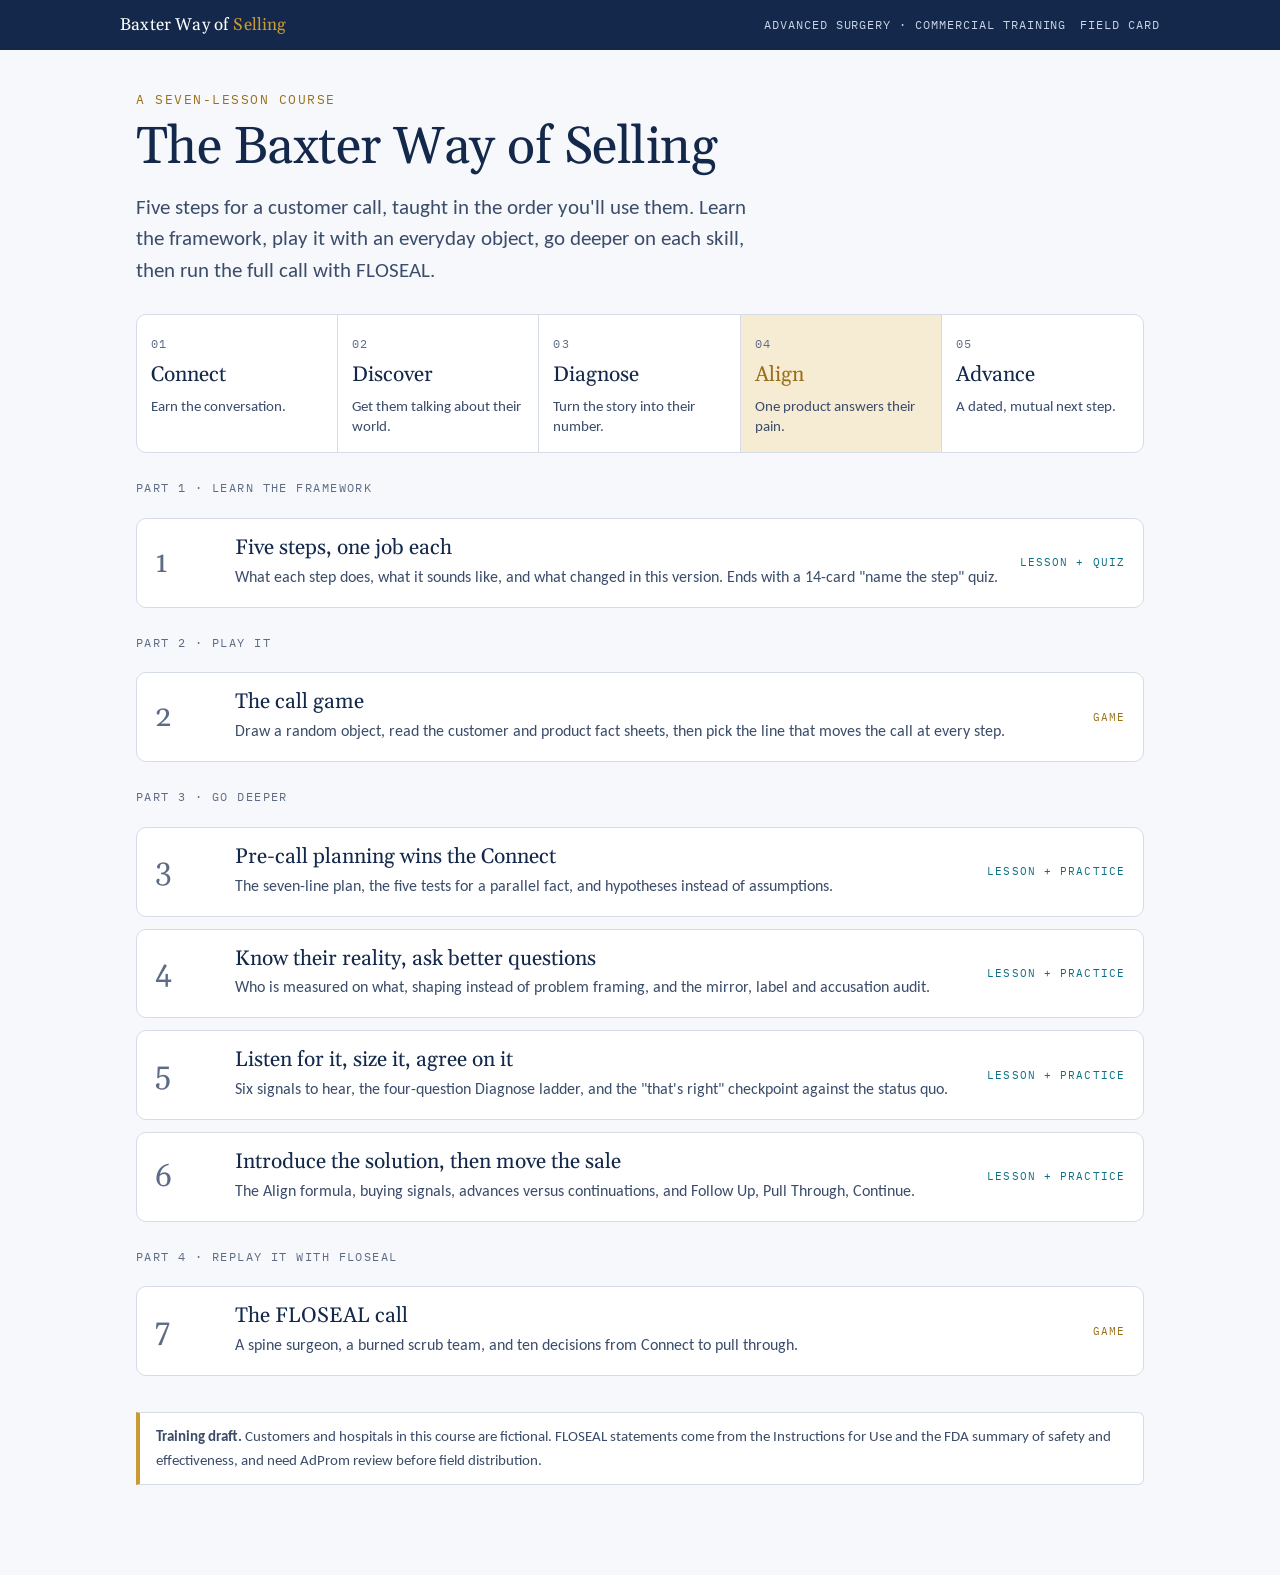
<file: index.html>
<!doctype html>
<html lang="en">
<head>
<meta charset="utf-8">
<meta name="viewport" content="width=device-width, initial-scale=1, viewport-fit=cover">
<title>Baxter Way of Selling</title>
<meta name="claude:viewport-fit-sides" content="cover">
<link rel="preconnect" href="https://fonts.googleapis.com"><link rel="preconnect" href="https://fonts.gstatic.com" crossorigin>
<link rel="stylesheet" href="https://fonts.googleapis.com/css2?family=Carlito:ital,wght@0,400;0,700;1,400&family=Gelasio:wght@400;500&family=IBM+Plex+Mono:wght@500&display=swap">
<link rel="stylesheet" href="course.css">
<style>:root{padding-top:env(safe-area-inset-top,0px);padding-bottom:env(safe-area-inset-bottom,0px)}</style>
</head>
<body>
<div class="topbar"><div class="topbar-in">
  <a class="brand" href="index.html">Baxter Way of <b>Selling</b></a>
  <nav class="crumbs" aria-label="Course"><span>Advanced Surgery · Commercial Training</span><a href="field-card.html">Field card</a></nav>
</div></div>

<main class="wrap">
  <header class="col">
    <p class="eyebrow">A seven-lesson course</p>
    <h1>The Baxter Way of Selling</h1>
    <p class="lede">Five steps for a customer call, taught in the order you'll use them. Learn the framework, play it with an everyday object, go deeper on each skill, then run the full call with FLOSEAL.</p>
  </header>

  <div class="rail" aria-label="The five steps">
    <div><span class="n">01</span><div class="t">Connect</div><div class="j">Earn the conversation.</div></div>
    <div><span class="n">02</span><div class="t">Discover</div><div class="j">Get them talking about their world.</div></div>
    <div><span class="n">03</span><div class="t">Diagnose</div><div class="j">Turn the story into their number.</div></div>
    <div class="is-align"><span class="n">04</span><div class="t">Align</div><div class="j">One product answers their pain.</div></div>
    <div><span class="n">05</span><div class="t">Advance</div><div class="j">A dated, mutual next step.</div></div>
  </div>

  <p class="part">Part 1 · Learn the framework</p>
  <div class="map">
    <a class="card" href="0001-the-five-steps.html" data-l="0001"><span class="num">1</span><span><span class="ttl">Five steps, one job each</span><br><span class="dsc">What each step does, what it sounds like, and what changed in this version. Ends with a 14-card "name the step" quiz.</span></span><span class="kind">Lesson + quiz</span></a>
  </div>

  <p class="part">Part 2 · Play it</p>
  <div class="map">
    <a class="card" href="0002-the-call-game.html" data-l="0002"><span class="num">2</span><span><span class="ttl">The call game</span><br><span class="dsc">Draw a random object, read the customer and product fact sheets, then pick the line that moves the call at every step.</span></span><span class="kind play">Game</span></a>
  </div>

  <p class="part">Part 3 · Go deeper</p>
  <div class="map">
    <a class="card" href="0003-pre-call-planning.html" data-l="0003"><span class="num">3</span><span><span class="ttl">Pre-call planning wins the Connect</span><br><span class="dsc">The seven-line plan, the five tests for a parallel fact, and hypotheses instead of assumptions.</span></span><span class="kind">Lesson + practice</span></a>
    <a class="card" href="0004-their-reality.html" data-l="0004"><span class="num">4</span><span><span class="ttl">Know their reality, ask better questions</span><br><span class="dsc">Who is measured on what, shaping instead of problem framing, and the mirror, label and accusation audit.</span></span><span class="kind">Lesson + practice</span></a>
    <a class="card" href="0005-listen-diagnose-agree.html" data-l="0005"><span class="num">5</span><span><span class="ttl">Listen for it, size it, agree on it</span><br><span class="dsc">Six signals to hear, the four-question Diagnose ladder, and the "that's right" checkpoint against the status quo.</span></span><span class="kind">Lesson + practice</span></a>
    <a class="card" href="0006-align-and-advance.html" data-l="0006"><span class="num">6</span><span><span class="ttl">Introduce the solution, then move the sale</span><br><span class="dsc">The Align formula, buying signals, advances versus continuations, and Follow Up, Pull Through, Continue.</span></span><span class="kind">Lesson + practice</span></a>
  </div>

  <p class="part">Part 4 · Replay it with FLOSEAL</p>
  <div class="map">
    <a class="card" href="0007-floseal-call.html" data-l="0007"><span class="num">7</span><span><span class="ttl">The FLOSEAL call</span><br><span class="dsc">A spine surgeon, a burned scrub team, and ten decisions from Connect to pull through.</span></span><span class="kind play">Game</span></a>
  </div>

  <div class="compliance" style="margin-top:36px"><strong>Training draft.</strong> Customers and hospitals in this course are fictional. FLOSEAL statements come from the Instructions for Use and the FDA summary of safety and effectiveness, and need AdProm review before field distribution.</div>
</main>

<script>
(function () {
  var done = null;
  try { done = JSON.parse(localStorage.getItem("bwos:done")); } catch (e) {}
  if (!done) return;
  Array.prototype.forEach.call(document.querySelectorAll("[data-l]"), function (a) {
    if (done[a.getAttribute("data-l")]) {
      var k = a.querySelector(".kind");
      if (k) k.innerHTML = '<span class="done-mark">&#10003; Opened</span> · ' + k.textContent;
    }
  });
})();
</script>
</body>
</html>
</file>
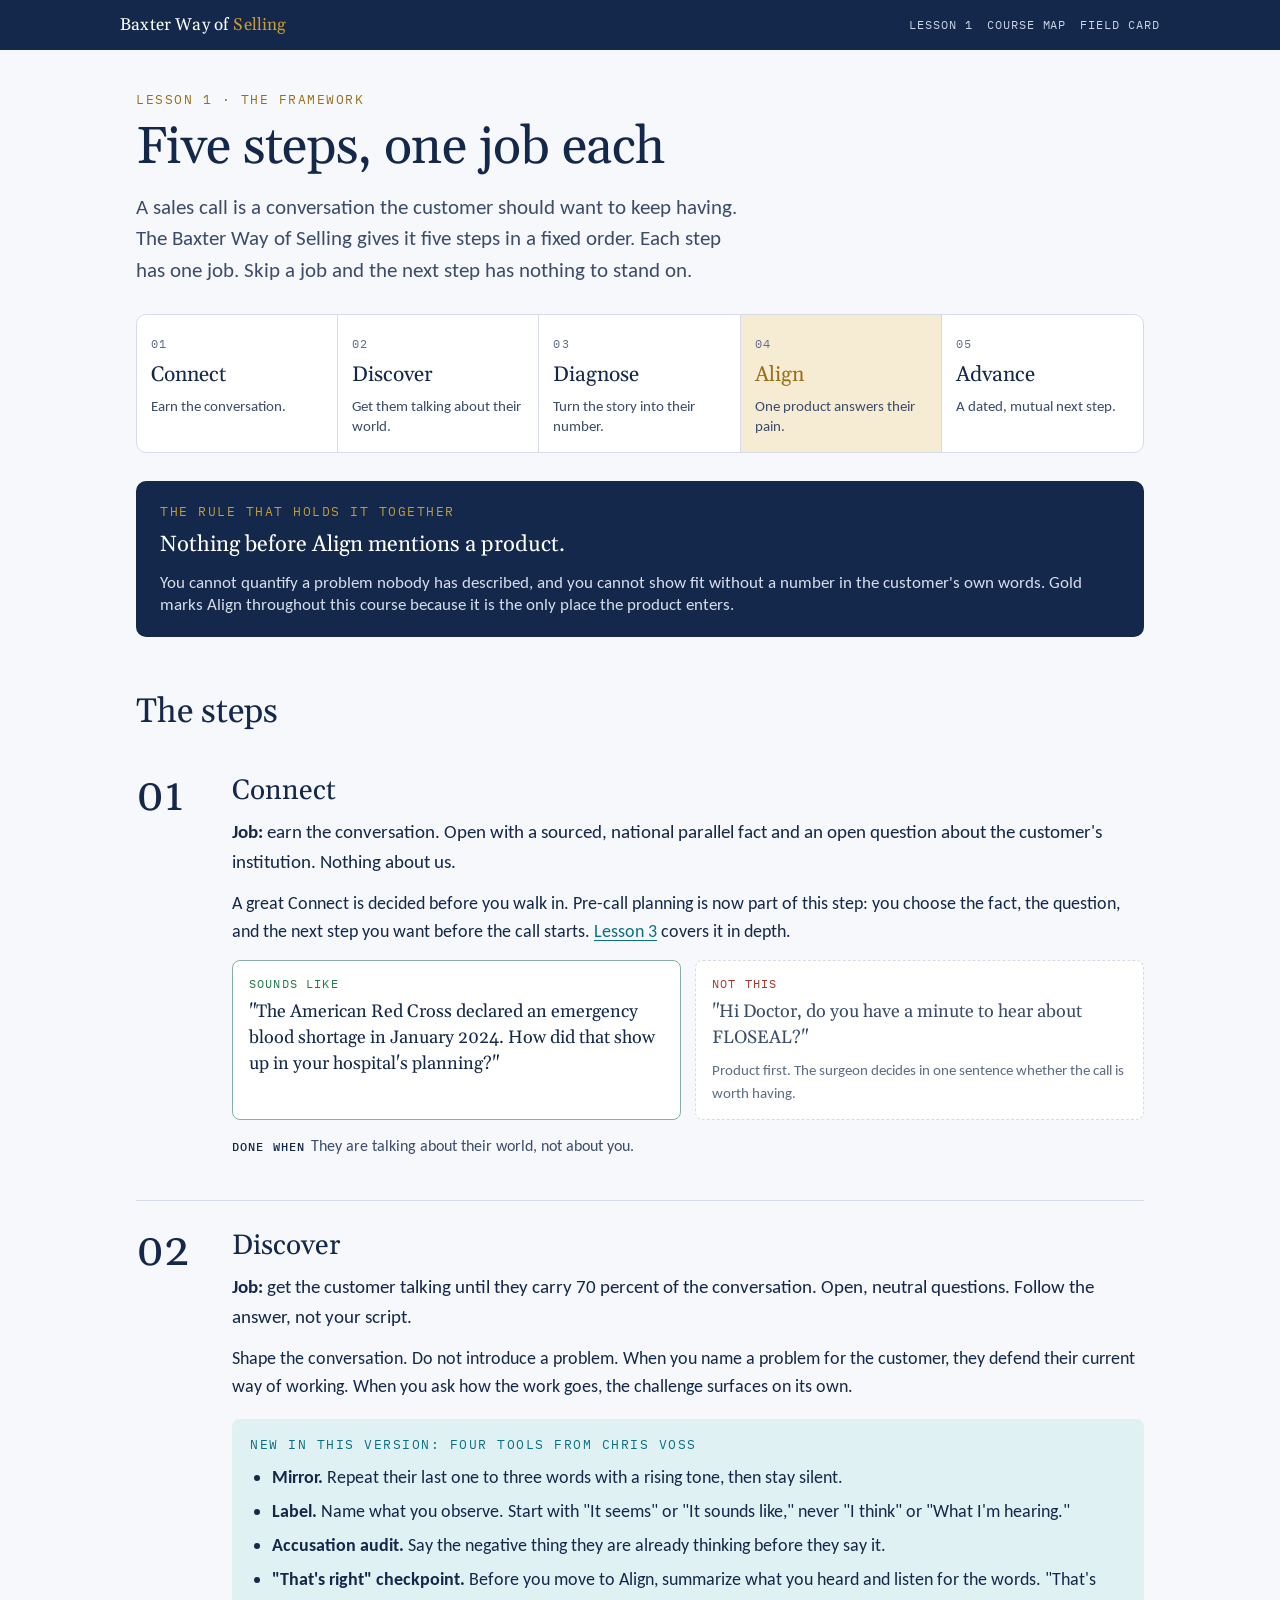
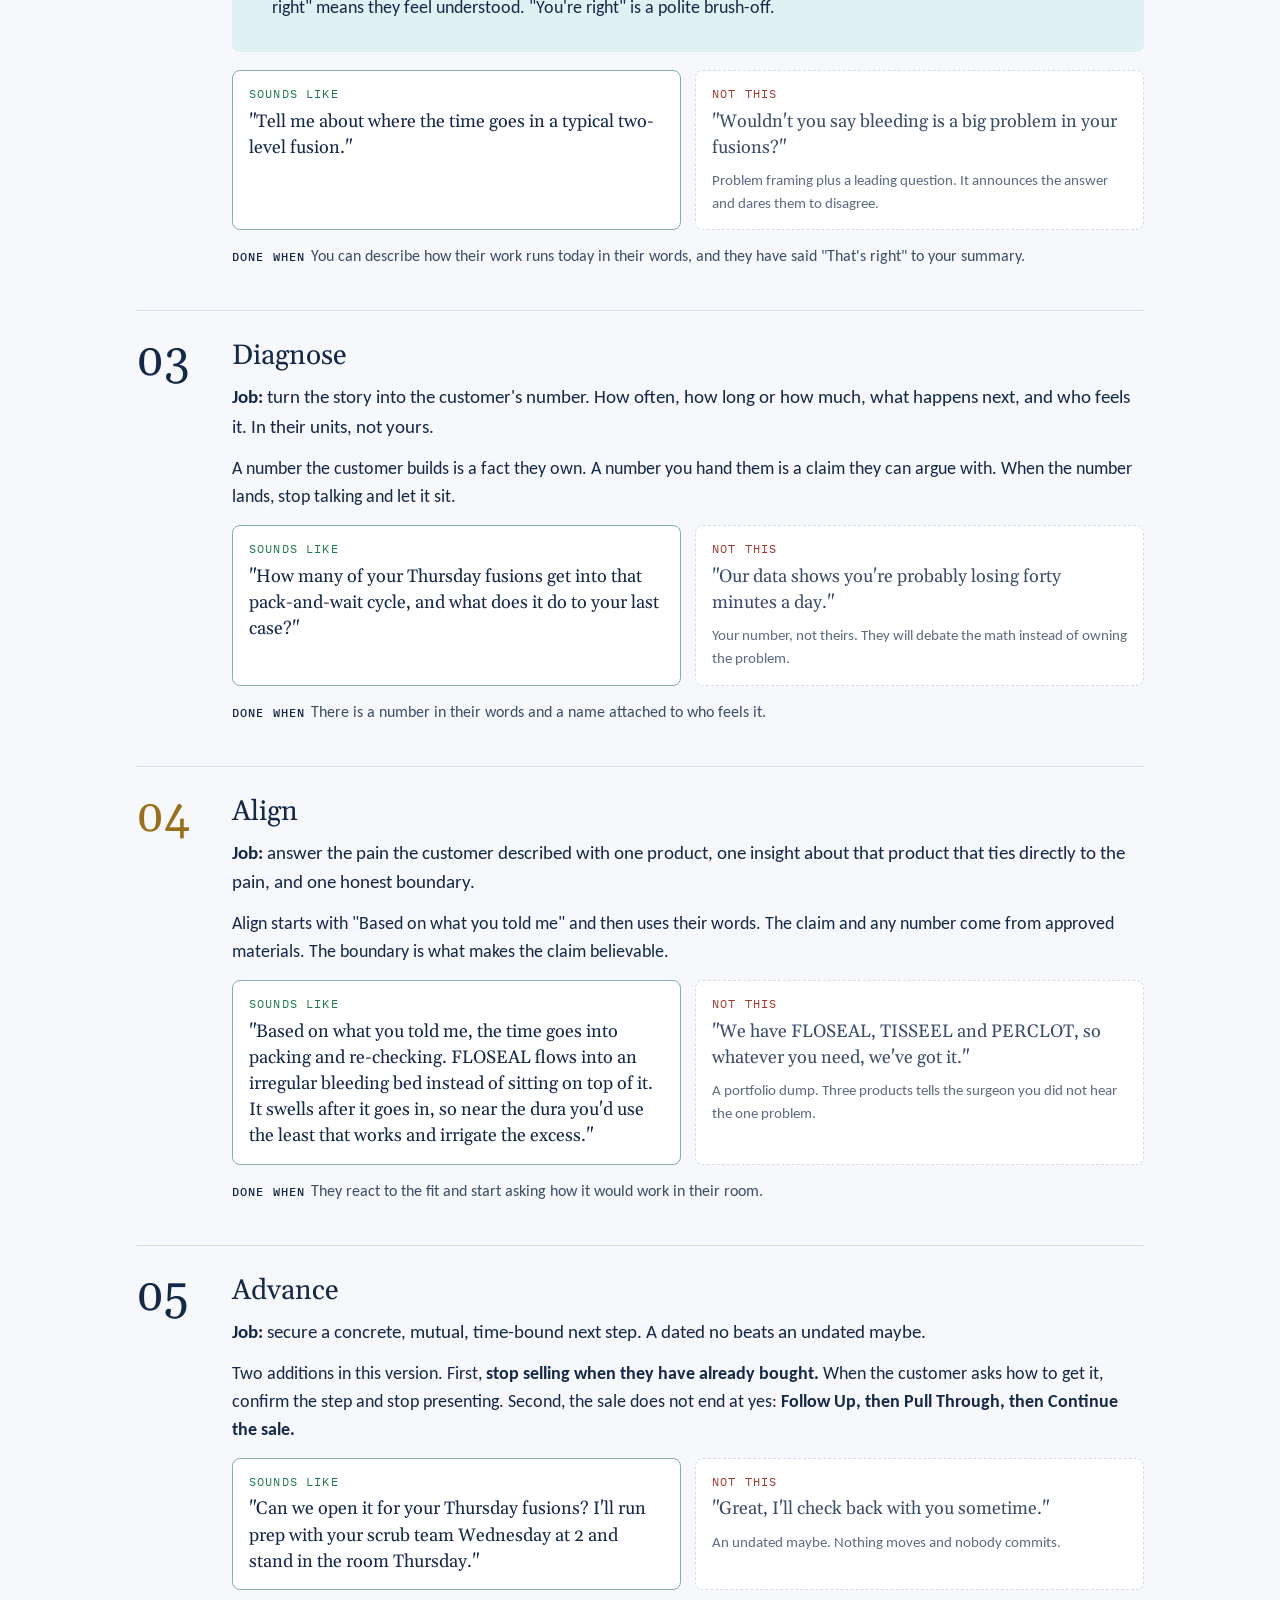
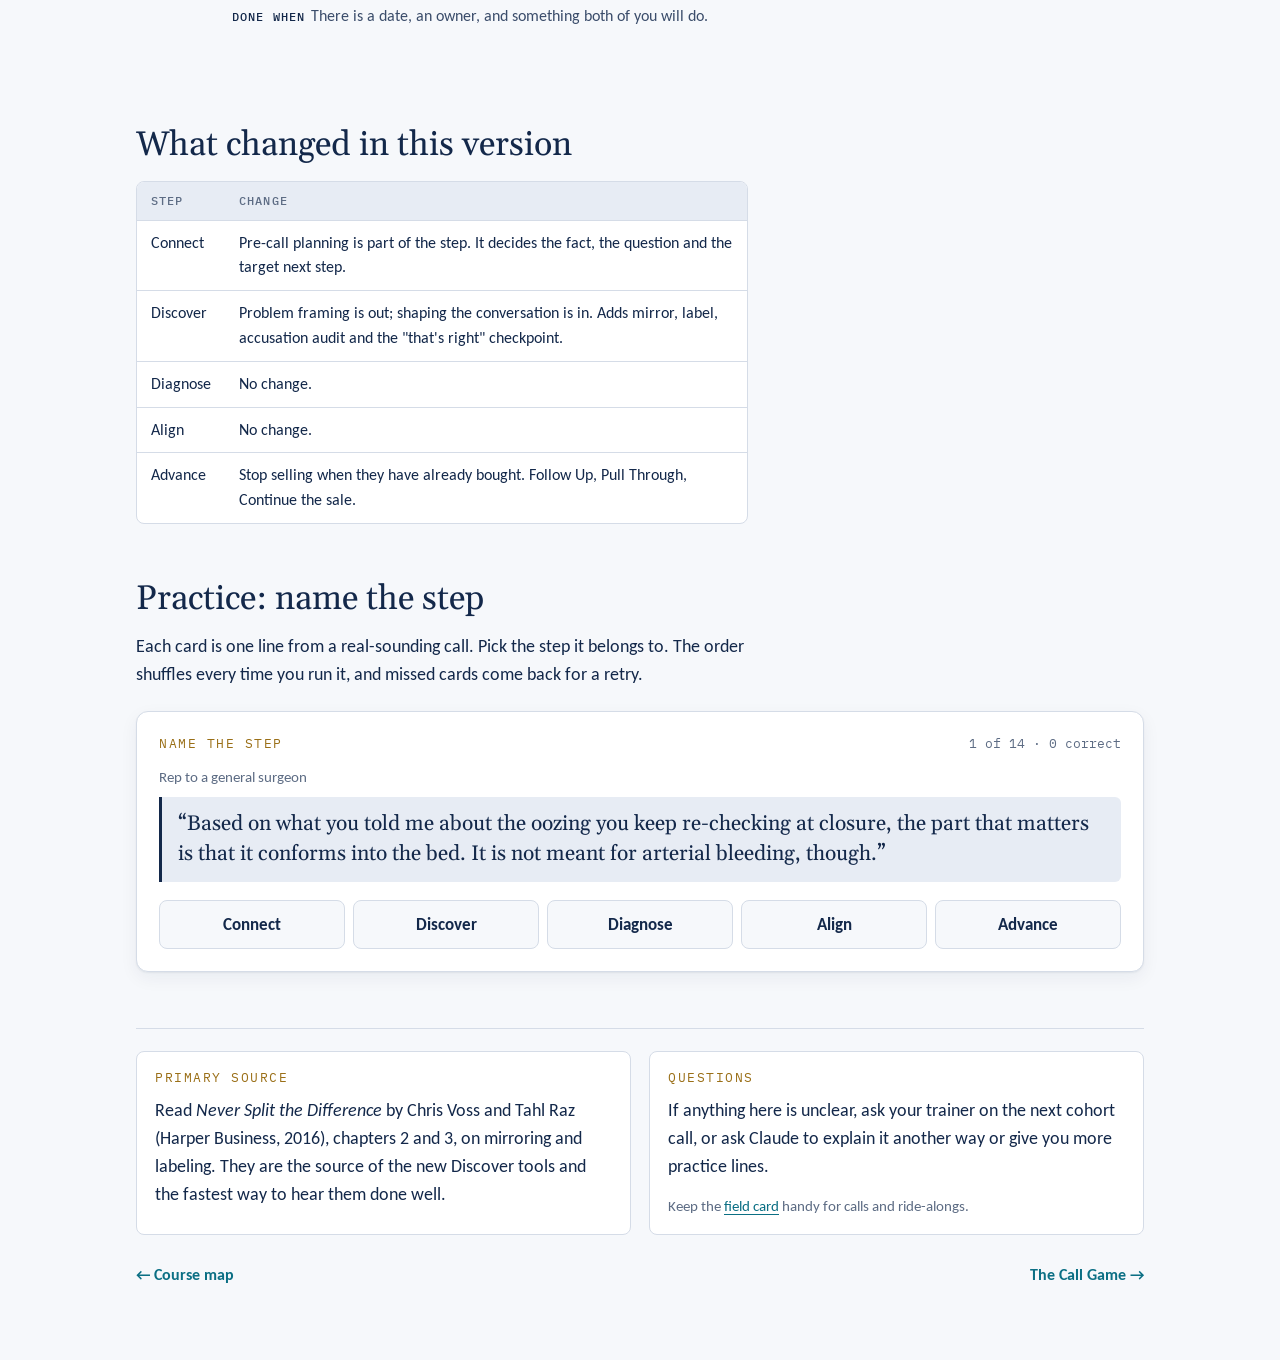
<file: 0001-the-five-steps.html>
<!doctype html>
<html lang="en">
<head>
<meta charset="utf-8">
<meta name="viewport" content="width=device-width, initial-scale=1, viewport-fit=cover">
<title>The Five Steps</title>
<meta name="claude:viewport-fit-sides" content="cover">
<link rel="preconnect" href="https://fonts.googleapis.com"><link rel="preconnect" href="https://fonts.gstatic.com" crossorigin><link rel="stylesheet" href="https://fonts.googleapis.com/css2?family=Carlito:ital,wght@0,400;0,700;1,400&family=Gelasio:wght@400;500&family=IBM+Plex+Mono:wght@500&display=swap">
<link rel="stylesheet" href="course.css">
<style>:root{padding-top:env(safe-area-inset-top,0px);padding-bottom:env(safe-area-inset-bottom,0px)}</style>
</head>
<body>
<div class="topbar"><div class="topbar-in">
<a class="brand" href="index.html">Baxter Way of <b>Selling</b></a>
<nav class="crumbs" aria-label="Course"><span>Lesson 1</span><a href="index.html">Course map</a><a href="field-card.html">Field card</a></nav>
</div></div>
<main class="wrap">
<header class="col">
  <p class="eyebrow">Lesson 1 · The framework</p>
  <h1>Five steps, one job each</h1>
  <p class="lede">A sales call is a conversation the customer should want to keep having. The Baxter Way of Selling gives it five steps in a fixed order. Each step has one job. Skip a job and the next step has nothing to stand on.</p>
</header>

<div class="rail" aria-label="The five steps">
  <div><span class="n">01</span><div class="t">Connect</div><div class="j">Earn the conversation.</div></div>
  <div><span class="n">02</span><div class="t">Discover</div><div class="j">Get them talking about their world.</div></div>
  <div><span class="n">03</span><div class="t">Diagnose</div><div class="j">Turn the story into their number.</div></div>
  <div class="is-align"><span class="n">04</span><div class="t">Align</div><div class="j">One product answers their pain.</div></div>
  <div><span class="n">05</span><div class="t">Advance</div><div class="j">A dated, mutual next step.</div></div>
</div>

<div class="rule">
  <p class="eyebrow">The rule that holds it together</p>
  <p>Nothing before Align mentions a product.</p>
  <p>You cannot quantify a problem nobody has described, and you cannot show fit without a number in the customer's own words. Gold marks Align throughout this course because it is the only place the product enters.</p>
</div>

<section class="col" style="max-width:none">
<h2>The steps</h2>

<div class="step">
  <div class="step-num">01</div>
  <div>
    <h3>Connect</h3>
    <p class="job"><strong>Job:</strong> earn the conversation. Open with a sourced, national parallel fact and an open question about the customer's institution. Nothing about us.</p>
    <p>A great Connect is decided before you walk in. Pre-call planning is now part of this step: you choose the fact, the question, and the next step you want before the call starts. <a href="0003-pre-call-planning.html">Lesson 3</a> covers it in depth.</p>
    <div class="pair">
      <div class="line do"><div class="who">Sounds like</div><div class="say">"The American Red Cross declared an emergency blood shortage in January 2024. How did that show up in your hospital's planning?"</div></div>
      <div class="line dont"><div class="who">Not this</div><div class="say">"Hi Doctor, do you have a minute to hear about FLOSEAL?"</div><div class="why">Product first. The surgeon decides in one sentence whether the call is worth having.</div></div>
    </div>
    <p class="done"><b>Done when</b>They are talking about their world, not about you.</p>
  </div>
</div>

<div class="step">
  <div class="step-num">02</div>
  <div>
    <h3>Discover</h3>
    <p class="job"><strong>Job:</strong> get the customer talking until they carry 70 percent of the conversation. Open, neutral questions. Follow the answer, not your script.</p>
    <p>Shape the conversation. Do not introduce a problem. When you name a problem for the customer, they defend their current way of working. When you ask how the work goes, the challenge surfaces on its own.</p>
    <div class="voss">
      <p class="eyebrow">New in this version: four tools from Chris Voss</p>
      <ul>
        <li><strong>Mirror.</strong> Repeat their last one to three words with a rising tone, then stay silent.</li>
        <li><strong>Label.</strong> Name what you observe. Start with "It seems" or "It sounds like," never "I think" or "What I'm hearing."</li>
        <li><strong>Accusation audit.</strong> Say the negative thing they are already thinking before they say it.</li>
        <li><strong>"That's right" checkpoint.</strong> Before you move to Align, summarize what you heard and listen for the words. "That's right" means they feel understood. "You're right" is a polite brush-off.</li>
      </ul>
    </div>
    <div class="pair">
      <div class="line do"><div class="who">Sounds like</div><div class="say">"Tell me about where the time goes in a typical two-level fusion."</div></div>
      <div class="line dont"><div class="who">Not this</div><div class="say">"Wouldn't you say bleeding is a big problem in your fusions?"</div><div class="why">Problem framing plus a leading question. It announces the answer and dares them to disagree.</div></div>
    </div>
    <p class="done"><b>Done when</b>You can describe how their work runs today in their words, and they have said "That's right" to your summary.</p>
  </div>
</div>

<div class="step">
  <div class="step-num">03</div>
  <div>
    <h3>Diagnose</h3>
    <p class="job"><strong>Job:</strong> turn the story into the customer's number. How often, how long or how much, what happens next, and who feels it. In their units, not yours.</p>
    <p>A number the customer builds is a fact they own. A number you hand them is a claim they can argue with. When the number lands, stop talking and let it sit.</p>
    <div class="pair">
      <div class="line do"><div class="who">Sounds like</div><div class="say">"How many of your Thursday fusions get into that pack-and-wait cycle, and what does it do to your last case?"</div></div>
      <div class="line dont"><div class="who">Not this</div><div class="say">"Our data shows you're probably losing forty minutes a day."</div><div class="why">Your number, not theirs. They will debate the math instead of owning the problem.</div></div>
    </div>
    <p class="done"><b>Done when</b>There is a number in their words and a name attached to who feels it.</p>
  </div>
</div>

<div class="step align">
  <div class="step-num">04</div>
  <div>
    <h3>Align</h3>
    <p class="job"><strong>Job:</strong> answer the pain the customer described with one product, one insight about that product that ties directly to the pain, and one honest boundary.</p>
    <p>Align starts with "Based on what you told me" and then uses their words. The claim and any number come from approved materials. The boundary is what makes the claim believable.</p>
    <div class="pair">
      <div class="line do"><div class="who">Sounds like</div><div class="say">"Based on what you told me, the time goes into packing and re-checking. FLOSEAL flows into an irregular bleeding bed instead of sitting on top of it. It swells after it goes in, so near the dura you'd use the least that works and irrigate the excess."</div></div>
      <div class="line dont"><div class="who">Not this</div><div class="say">"We have FLOSEAL, TISSEEL and PERCLOT, so whatever you need, we've got it."</div><div class="why">A portfolio dump. Three products tells the surgeon you did not hear the one problem.</div></div>
    </div>
    <p class="done"><b>Done when</b>They react to the fit and start asking how it would work in their room.</p>
  </div>
</div>

<div class="step">
  <div class="step-num">05</div>
  <div>
    <h3>Advance</h3>
    <p class="job"><strong>Job:</strong> secure a concrete, mutual, time-bound next step. A dated no beats an undated maybe.</p>
    <p>Two additions in this version. First, <strong>stop selling when they have already bought.</strong> When the customer asks how to get it, confirm the step and stop presenting. Second, the sale does not end at yes: <strong>Follow Up, then Pull Through, then Continue the sale.</strong></p>
    <div class="pair">
      <div class="line do"><div class="who">Sounds like</div><div class="say">"Can we open it for your Thursday fusions? I'll run prep with your scrub team Wednesday at 2 and stand in the room Thursday."</div></div>
      <div class="line dont"><div class="who">Not this</div><div class="say">"Great, I'll check back with you sometime."</div><div class="why">An undated maybe. Nothing moves and nobody commits.</div></div>
    </div>
    <p class="done"><b>Done when</b>There is a date, an owner, and something both of you will do.</p>
  </div>
</div>
</section>

<section class="col">
<h2>What changed in this version</h2>
<div class="tablewrap">
<table>
  <tr><th>Step</th><th>Change</th></tr>
  <tr><td>Connect</td><td>Pre-call planning is part of the step. It decides the fact, the question and the target next step.</td></tr>
  <tr><td>Discover</td><td>Problem framing is out; shaping the conversation is in. Adds mirror, label, accusation audit and the "that's right" checkpoint.</td></tr>
  <tr><td>Diagnose</td><td>No change.</td></tr>
  <tr><td>Align</td><td>No change.</td></tr>
  <tr><td>Advance</td><td>Stop selling when they have already bought. Follow Up, Pull Through, Continue the sale.</td></tr>
</table>
</div>

<h2>Practice: name the step</h2>
<p>Each card is one line from a real-sounding call. Pick the step it belongs to. The order shuffles every time you run it, and missed cards come back for a retry.</p>
</section>
<div id="quiz"></div>

<script src="quiz.js"></script>
<script>
var ITEMS = [
 { ctx: "Rep to an OR director", quote: "It seems like the Monday block is the one that never runs on time.", a: "Discover", why: "A label. It names what the rep observed, starting with \"It seems,\" so the customer can confirm and say more." },
 { ctx: "Rep to a general surgeon", quote: "Based on what you told me about the oozing you keep re-checking at closure, the part that matters is that it conforms into the bed. It is not meant for arterial bleeding, though.", a: "Align", why: "\"Based on what you told me,\" their pain, one property, one honest boundary." },
 { ctx: "Rep opening a call", quote: "The American Red Cross declared an emergency blood shortage in January 2024. How did that show up in your hospital's planning?", a: "Connect", why: "A sourced, national, parallel fact and an open question about the institution. No product, nothing about the surgeon's outcomes." },
 { ctx: "Rep to a spine surgeon", quote: "How many of your Thursday cases run past the scheduled end time in a typical month?", a: "Diagnose", why: "Frequency, in the customer's units. It turns a story into a number they own." },
 { ctx: "Rep to a surgeon who said yes", quote: "I'll be in your OR for the first three cases starting the 14th. Can you ask Maria to add it to your preference card before then?", a: "Advance", why: "Concrete, mutual and dated. It also starts pull through: the preference card." },
 { ctx: "Customer: \"Turnover is what kills us.\"", quote: "Turnover?", a: "Discover", why: "A mirror. The customer's last word with a rising tone, then silence." },
 { ctx: "Rep to a cardiac surgeon", quote: "When that happens, who hears about it first, you or the OR director?", a: "Diagnose", why: "It attaches an owner to the problem. Diagnose asks how often, how much, what happens next, and who feels it." },
 { ctx: "Rep to a nurse manager", quote: "You're probably thinking I'm another rep who shows up for the in-service and disappears after the first case.", a: "Discover", why: "An accusation audit. Saying the negative thing first defuses it." },
 { ctx: "Customer: \"Fine, let's trial it.\"", quote: "Then let's lock the date. Is the 9th good for your team, or does the 16th work better?", a: "Advance", why: "They already bought. The rep stops selling and secures the step." },
 { ctx: "Rep to a spine surgeon", quote: "If that ooze adds ten minutes a case and you do four fusions on a Tuesday, what happens to the rest of your day?", a: "Diagnose", why: "A consequence question built on the customer's own numbers." },
 { ctx: "Rep to a surgeon", quote: "Tell me about the last time a new product came into your department. How did it go?", a: "Discover", why: "Open and neutral. It invites a story about how their world works." },
 { ctx: "Rep opening a call", quote: "One JAMA Surgery study priced an operating room minute at roughly thirty-six dollars. How does your hospital talk about OR time?", a: "Connect", why: "A sourced, parallel fact plus an open question about the institution." },
 { ctx: "Rep after a trial", quote: "The trial on your spine block ends the 20th. I'll bring the usage and end-time report to your office on the 22nd at 7 a.m.", a: "Advance", why: "Follow up with a date and a purpose. It measures what the customer cared about." },
 { ctx: "Rep to a school food service manager", quote: "Based on what you said about the second trip, this cart carries a full refill in one trip. It won't fit through a door under 26 inches, so we'd stage it by the line.", a: "Align", why: "Their words, one property, one boundary. The same structure works for any product." }
];
BWOS.stageQuiz(document.getElementById("quiz"), "l1-stage", ITEMS, "Name the step");
BWOS.markDone("0001");
</script>
<div class="foot">
<div class="box"><p class="eyebrow">Primary source</p><p>Read <em>Never Split the Difference</em> by Chris Voss and Tahl Raz (Harper Business, 2016), chapters 2 and 3, on mirroring and labeling. They are the source of the new Discover tools and the fastest way to hear them done well.</p></div>
<div class="box"><p class="eyebrow">Questions</p><p>If anything here is unclear, ask your trainer on the next cohort call, or ask Claude to explain it another way or give you more practice lines.</p><p class="small">Keep the <a href="field-card.html">field card</a> handy for calls and ride-alongs.</p></div>
</div>
<nav class="pager" aria-label="Lessons"><a href="index.html">&larr; Course map</a><a href="0002-the-call-game.html">The Call Game &rarr;</a></nav>
</main>
</body>
</html>
</file>
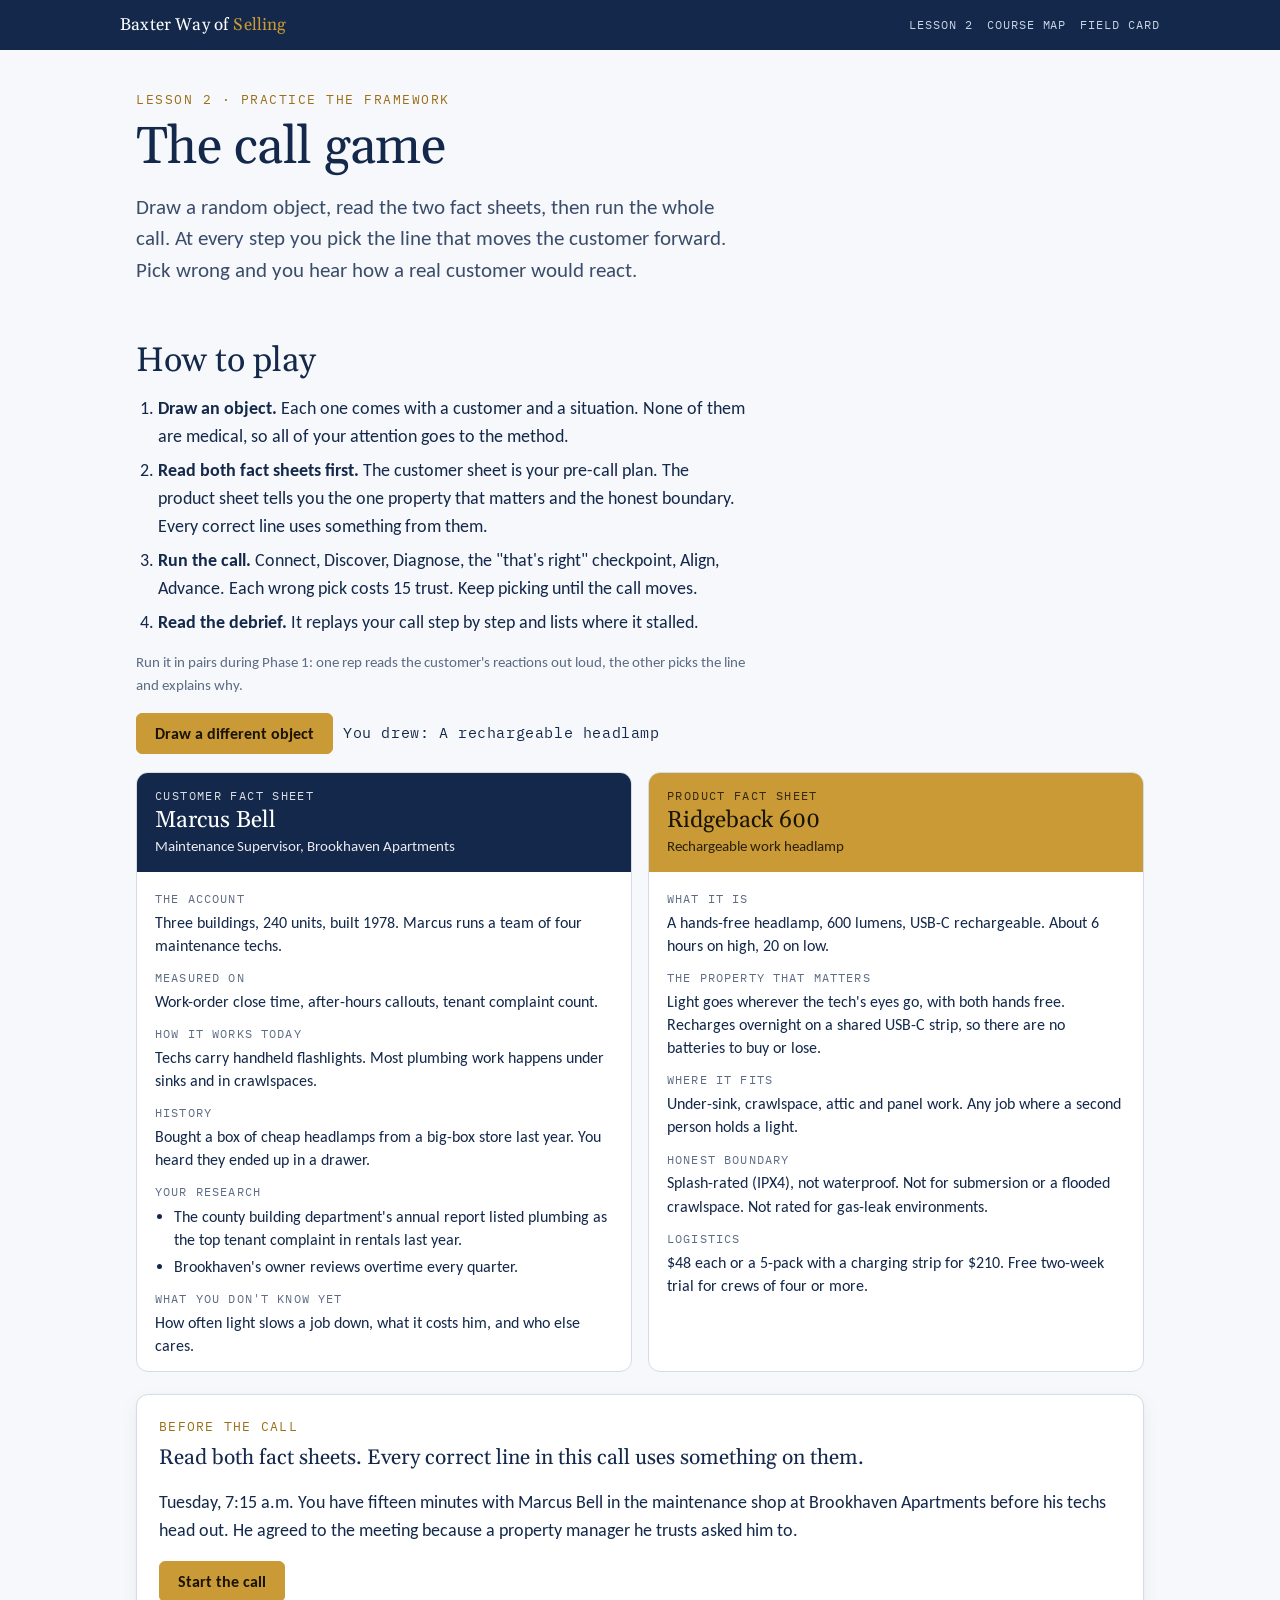
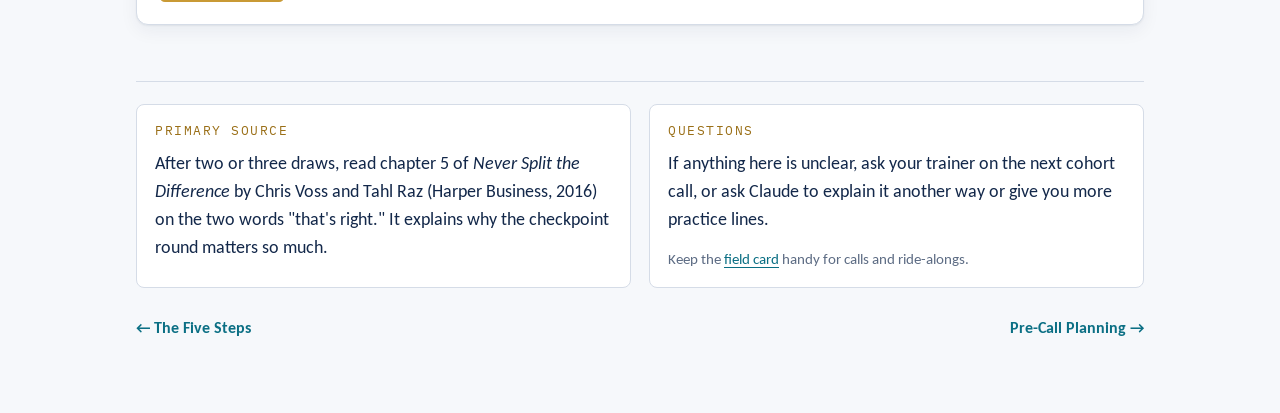
<file: 0002-the-call-game.html>
<!doctype html>
<html lang="en">
<head>
<meta charset="utf-8">
<meta name="viewport" content="width=device-width, initial-scale=1, viewport-fit=cover">
<title>The Call Game</title>
<meta name="claude:viewport-fit-sides" content="cover">
<link rel="preconnect" href="https://fonts.googleapis.com"><link rel="preconnect" href="https://fonts.gstatic.com" crossorigin><link rel="stylesheet" href="https://fonts.googleapis.com/css2?family=Carlito:ital,wght@0,400;0,700;1,400&family=Gelasio:wght@400;500&family=IBM+Plex+Mono:wght@500&display=swap">
<link rel="stylesheet" href="course.css">
<style>:root{padding-top:env(safe-area-inset-top,0px);padding-bottom:env(safe-area-inset-bottom,0px)}</style>
</head>
<body>
<div class="topbar"><div class="topbar-in">
<a class="brand" href="index.html">Baxter Way of <b>Selling</b></a>
<nav class="crumbs" aria-label="Course"><span>Lesson 2</span><a href="index.html">Course map</a><a href="field-card.html">Field card</a></nav>
</div></div>
<main class="wrap">
<header class="col">
  <p class="eyebrow">Lesson 2 · Practice the framework</p>
  <h1>The call game</h1>
  <p class="lede">Draw a random object, read the two fact sheets, then run the whole call. At every step you pick the line that moves the customer forward. Pick wrong and you hear how a real customer would react.</p>
</header>

<section class="col">
<h2>How to play</h2>
<ol>
  <li><strong>Draw an object.</strong> Each one comes with a customer and a situation. None of them are medical, so all of your attention goes to the method.</li>
  <li><strong>Read both fact sheets first.</strong> The customer sheet is your pre-call plan. The product sheet tells you the one property that matters and the honest boundary. Every correct line uses something from them.</li>
  <li><strong>Run the call.</strong> Connect, Discover, Diagnose, the "that's right" checkpoint, Align, Advance. Each wrong pick costs 15 trust. Keep picking until the call moves.</li>
  <li><strong>Read the debrief.</strong> It replays your call step by step and lists where it stalled.</li>
</ol>
<p class="small">Run it in pairs during Phase 1: one rep reads the customer's reactions out loud, the other picks the line and explains why.</p>

<div class="actions" style="align-items:center">
  <button class="btn gold" id="draw" type="button">Draw a random object</button>
  <span id="drawn" class="mono" aria-live="polite"></span>
</div>
</section>

<div id="sheets"></div>
<div id="game"></div>

<script src="quiz.js"></script>
<script src="game.js"></script>
<script src="scenarios-objects.js"></script>
<script>
(function () {
  var deck = BWOS.objectScenarios, last = null;
  var drawBtn = document.getElementById("draw"), label = document.getElementById("drawn");
  function draw() {
    var pool = deck.filter(function (s) { return s !== last; });
    var sc = pool[Math.floor(Math.random() * pool.length)];
    last = sc;
    label.textContent = "You drew: " + sc.object;
    drawBtn.textContent = "Draw a different object";
    BWOS.playCall(document.getElementById("sheets"), document.getElementById("game"), sc, {
      extraAction: function () {
        var b = document.createElement("button");
        b.className = "btn gold"; b.type = "button"; b.textContent = "Draw another object";
        b.onclick = function () { draw(); document.getElementById("sheets").scrollIntoView({ behavior: "smooth" }); };
        return b;
      }
    });
  }
  drawBtn.onclick = draw;
  draw();
  BWOS.markDone("0002");
})();
</script>
<div class="foot">
<div class="box"><p class="eyebrow">Primary source</p><p>After two or three draws, read chapter 5 of <em>Never Split the Difference</em> by Chris Voss and Tahl Raz (Harper Business, 2016) on the two words "that's right." It explains why the checkpoint round matters so much.</p></div>
<div class="box"><p class="eyebrow">Questions</p><p>If anything here is unclear, ask your trainer on the next cohort call, or ask Claude to explain it another way or give you more practice lines.</p><p class="small">Keep the <a href="field-card.html">field card</a> handy for calls and ride-alongs.</p></div>
</div>
<nav class="pager" aria-label="Lessons"><a href="0001-the-five-steps.html">&larr; The Five Steps</a><a href="0003-pre-call-planning.html">Pre-Call Planning &rarr;</a></nav>
</main>
</body>
</html>
</file>
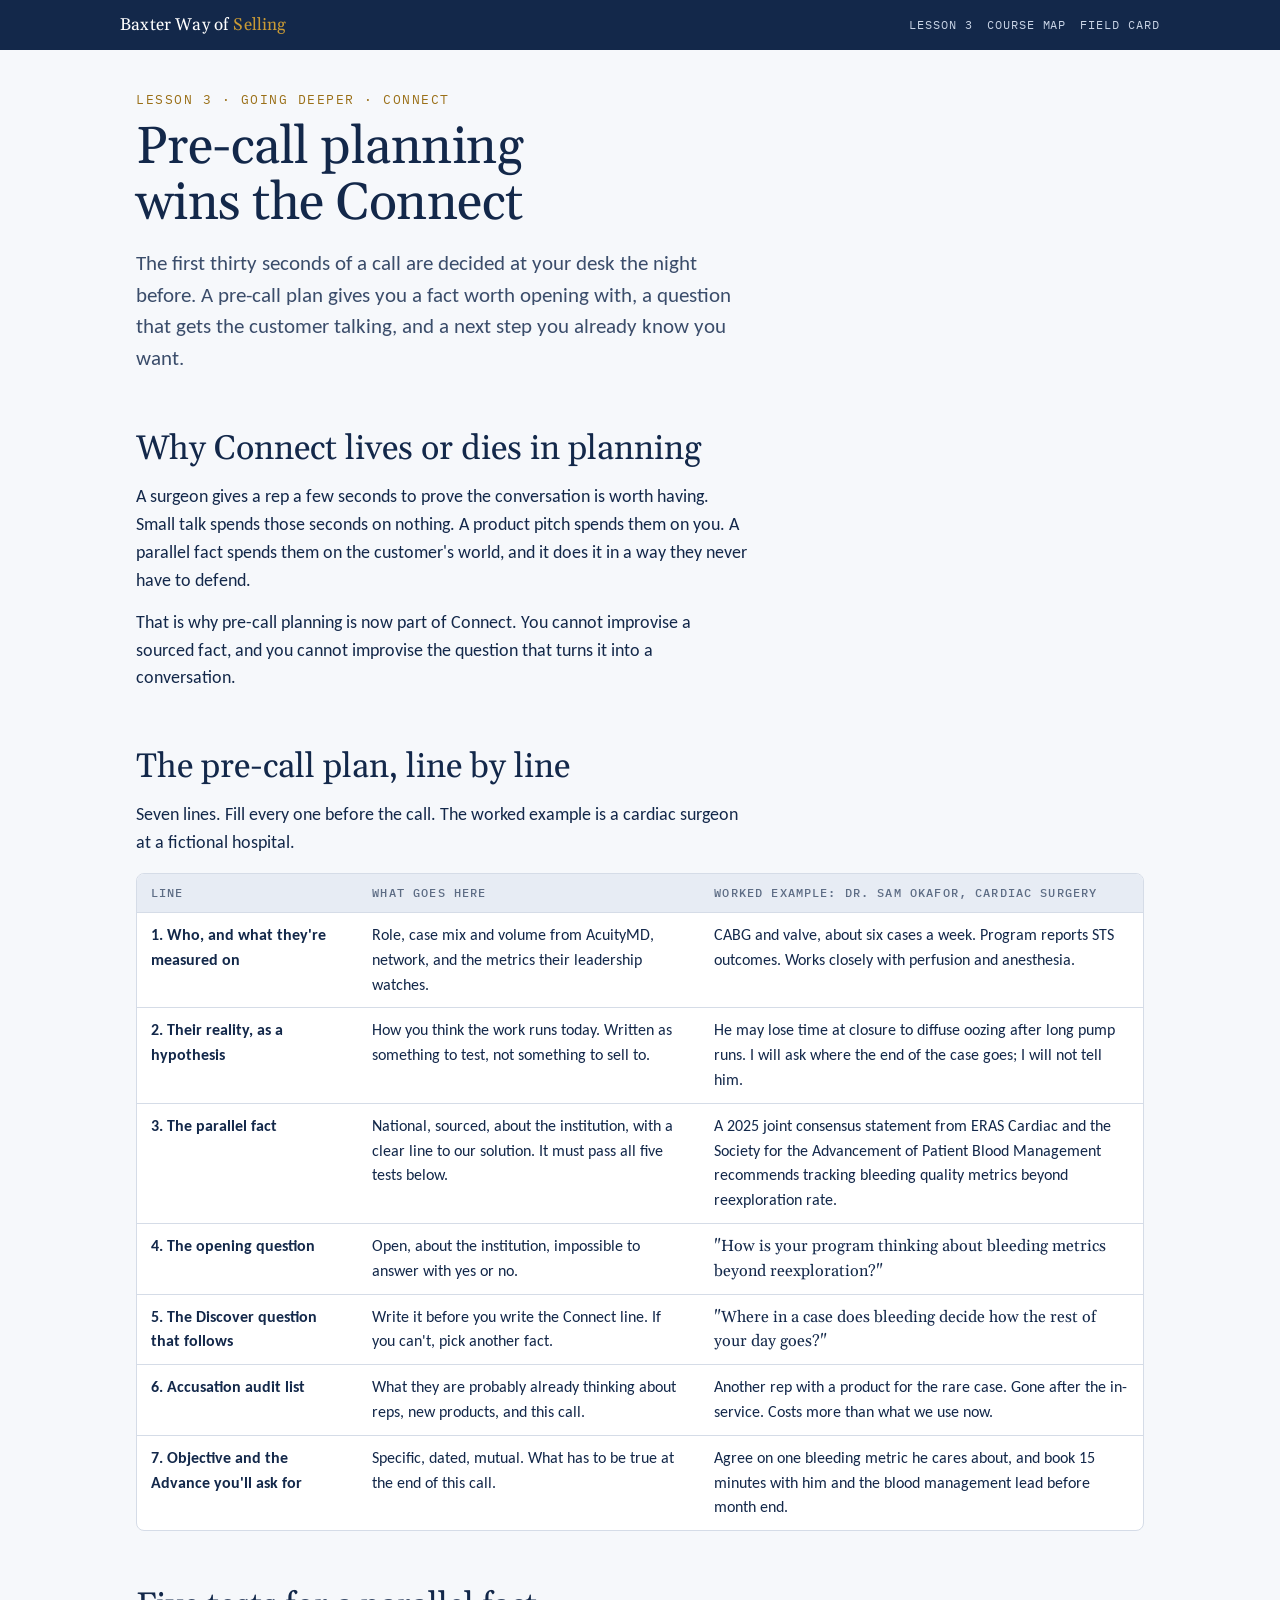
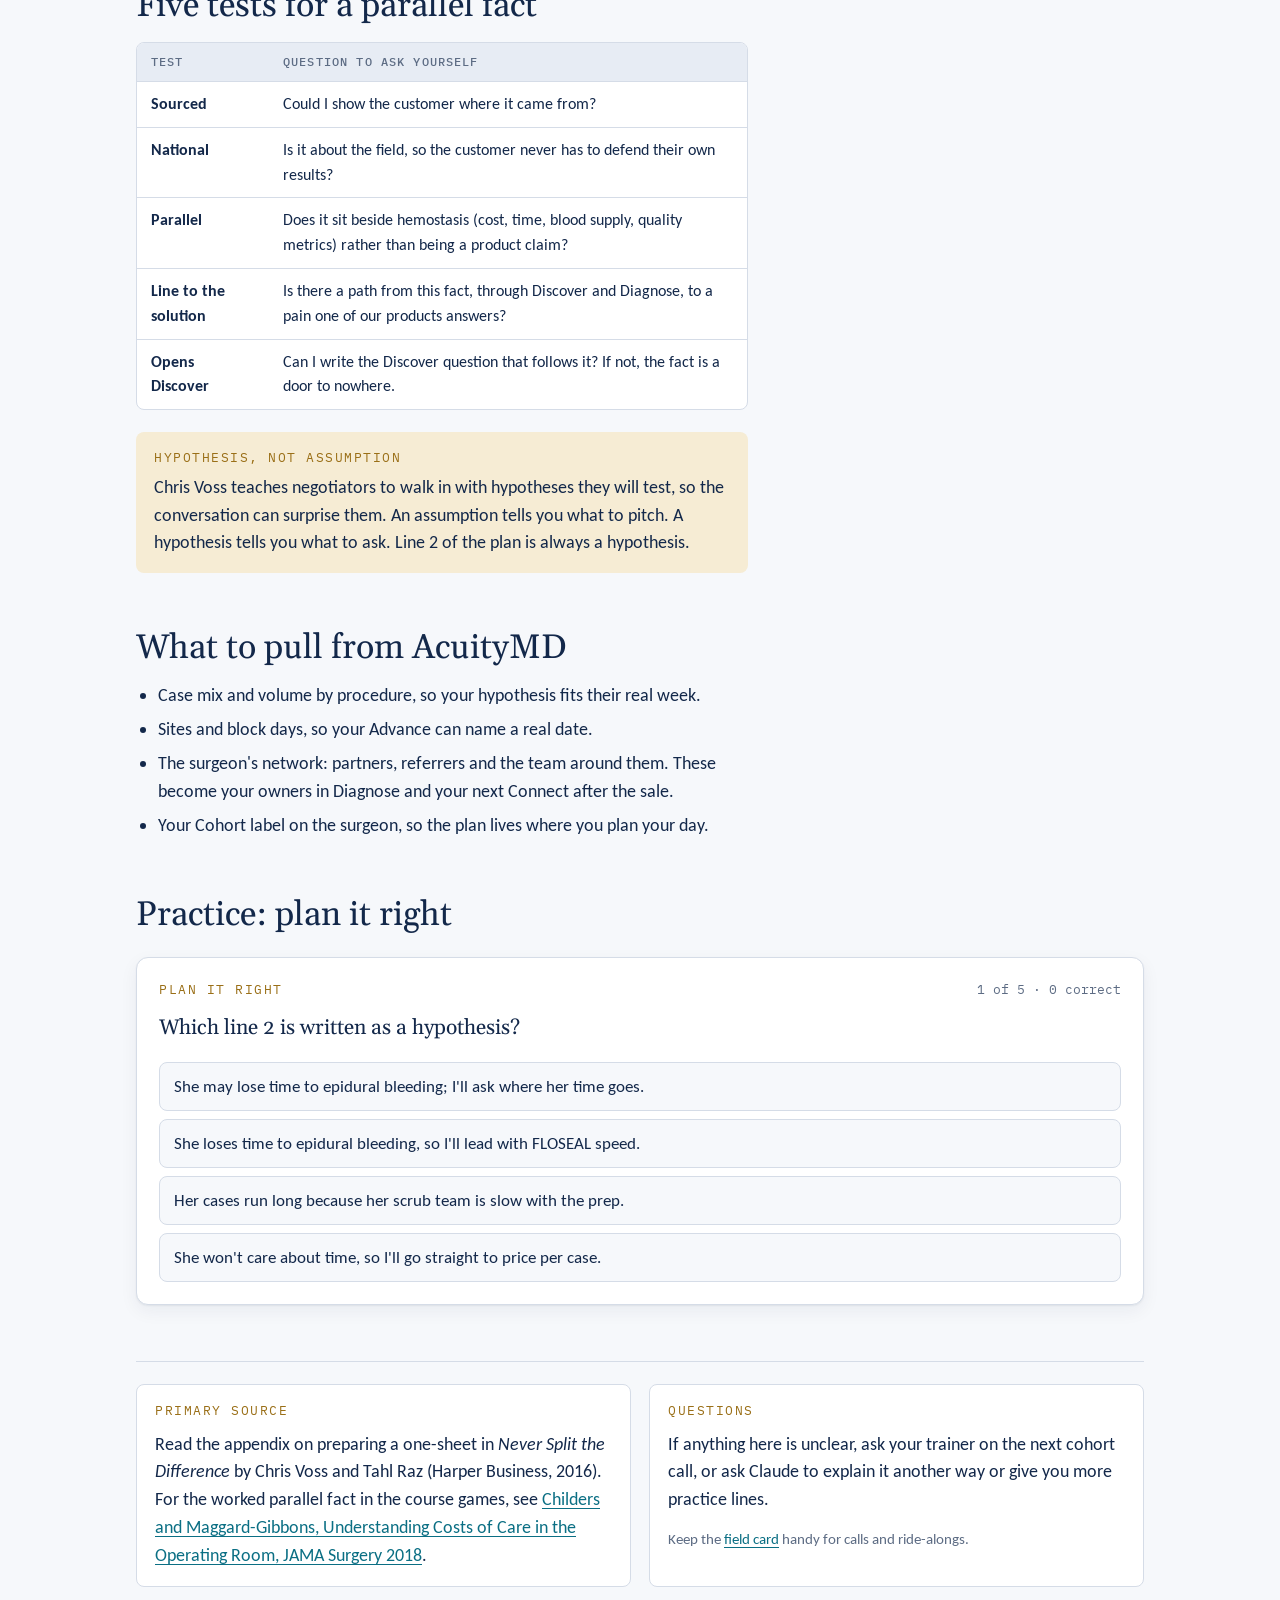
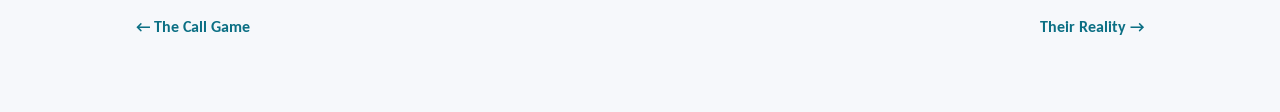
<file: 0003-pre-call-planning.html>
<!doctype html>
<html lang="en">
<head>
<meta charset="utf-8">
<meta name="viewport" content="width=device-width, initial-scale=1, viewport-fit=cover">
<title>Pre-Call Planning</title>
<meta name="claude:viewport-fit-sides" content="cover">
<link rel="preconnect" href="https://fonts.googleapis.com"><link rel="preconnect" href="https://fonts.gstatic.com" crossorigin><link rel="stylesheet" href="https://fonts.googleapis.com/css2?family=Carlito:ital,wght@0,400;0,700;1,400&family=Gelasio:wght@400;500&family=IBM+Plex+Mono:wght@500&display=swap">
<link rel="stylesheet" href="course.css">
<style>:root{padding-top:env(safe-area-inset-top,0px);padding-bottom:env(safe-area-inset-bottom,0px)}</style>
</head>
<body>
<div class="topbar"><div class="topbar-in">
<a class="brand" href="index.html">Baxter Way of <b>Selling</b></a>
<nav class="crumbs" aria-label="Course"><span>Lesson 3</span><a href="index.html">Course map</a><a href="field-card.html">Field card</a></nav>
</div></div>
<main class="wrap">
<header class="col">
  <p class="eyebrow">Lesson 3 · Going deeper · Connect</p>
  <h1>Pre-call planning wins the Connect</h1>
  <p class="lede">The first thirty seconds of a call are decided at your desk the night before. A pre-call plan gives you a fact worth opening with, a question that gets the customer talking, and a next step you already know you want.</p>
</header>

<section class="col">
<h2>Why Connect lives or dies in planning</h2>
<p>A surgeon gives a rep a few seconds to prove the conversation is worth having. Small talk spends those seconds on nothing. A product pitch spends them on you. A parallel fact spends them on the customer's world, and it does it in a way they never have to defend.</p>
<p>That is why pre-call planning is now part of Connect. You cannot improvise a sourced fact, and you cannot improvise the question that turns it into a conversation.</p>

<h2>The pre-call plan, line by line</h2>
<p>Seven lines. Fill every one before the call. The worked example is a cardiac surgeon at a fictional hospital.</p>
</section>

<div class="tablewrap">
<table>
  <tr><th style="width:22%">Line</th><th style="width:34%">What goes here</th><th>Worked example: Dr. Sam Okafor, cardiac surgery</th></tr>
  <tr><td><b>1. Who, and what they're measured on</b></td><td>Role, case mix and volume from AcuityMD, network, and the metrics their leadership watches.</td><td>CABG and valve, about six cases a week. Program reports STS outcomes. Works closely with perfusion and anesthesia.</td></tr>
  <tr><td><b>2. Their reality, as a hypothesis</b></td><td>How you think the work runs today. Written as something to test, not something to sell to.</td><td>He may lose time at closure to diffuse oozing after long pump runs. I will ask where the end of the case goes; I will not tell him.</td></tr>
  <tr><td><b>3. The parallel fact</b></td><td>National, sourced, about the institution, with a clear line to our solution. It must pass all five tests below.</td><td>A 2025 joint consensus statement from ERAS Cardiac and the Society for the Advancement of Patient Blood Management recommends tracking bleeding quality metrics beyond reexploration rate.</td></tr>
  <tr><td><b>4. The opening question</b></td><td>Open, about the institution, impossible to answer with yes or no.</td><td class="q">"How is your program thinking about bleeding metrics beyond reexploration?"</td></tr>
  <tr><td><b>5. The Discover question that follows</b></td><td>Write it before you write the Connect line. If you can't, pick another fact.</td><td class="q">"Where in a case does bleeding decide how the rest of your day goes?"</td></tr>
  <tr><td><b>6. Accusation audit list</b></td><td>What they are probably already thinking about reps, new products, and this call.</td><td>Another rep with a product for the rare case. Gone after the in-service. Costs more than what we use now.</td></tr>
  <tr><td><b>7. Objective and the Advance you'll ask for</b></td><td>Specific, dated, mutual. What has to be true at the end of this call.</td><td>Agree on one bleeding metric he cares about, and book 15 minutes with him and the blood management lead before month end.</td></tr>
</table>
</div>

<section class="col">
<h2>Five tests for a parallel fact</h2>
<div class="tablewrap">
<table>
  <tr><th>Test</th><th>Question to ask yourself</th></tr>
  <tr><td><b>Sourced</b></td><td>Could I show the customer where it came from?</td></tr>
  <tr><td><b>National</b></td><td>Is it about the field, so the customer never has to defend their own results?</td></tr>
  <tr><td><b>Parallel</b></td><td>Does it sit beside hemostasis (cost, time, blood supply, quality metrics) rather than being a product claim?</td></tr>
  <tr><td><b>Line to the solution</b></td><td>Is there a path from this fact, through Discover and Diagnose, to a pain one of our products answers?</td></tr>
  <tr><td><b>Opens Discover</b></td><td>Can I write the Discover question that follows it? If not, the fact is a door to nowhere.</td></tr>
</table>
</div>

<div class="note">
  <p class="eyebrow">Hypothesis, not assumption</p>
  <p>Chris Voss teaches negotiators to walk in with hypotheses they will test, so the conversation can surprise them. An assumption tells you what to pitch. A hypothesis tells you what to ask. Line 2 of the plan is always a hypothesis.</p>
</div>

<h2>What to pull from AcuityMD</h2>
<ul>
  <li>Case mix and volume by procedure, so your hypothesis fits their real week.</li>
  <li>Sites and block days, so your Advance can name a real date.</li>
  <li>The surgeon's network: partners, referrers and the team around them. These become your owners in Diagnose and your next Connect after the sale.</li>
  <li>Your Cohort label on the surgeon, so the plan lives where you plan your day.</li>
</ul>

<h2>Practice: plan it right</h2>
</section>
<div id="quiz"></div>

<script src="quiz.js"></script>
<script>
var ITEMS = [
 { ctx: "A spine surgeon whose block runs long most weeks.", q: "Which parallel fact belongs in your plan?",
   options: ["A JAMA Surgery analysis put the cost of an OR minute at about $36.", "Your fusion cases ran 20 minutes over schedule last quarter.", "Most spine surgeons prefer a flowable hemostat for epidural bleeds.", "Hospitals spend more on surgical supplies now than ever before."], a: 0,
   why: "Sourced, national, parallel to hemostasis, and it opens a question about the institution's time.",
   notes: [null, "That fact is about her results, so she has to defend it.", "Unsourced, and it is a product claim wearing a fact's clothes.", "Vague and unsourced, with no clear line to a pain we answer."] },
 { q: "Which line 2 is written as a hypothesis?",
   options: ["She may lose time to epidural bleeding; I'll ask where her time goes.", "She loses time to epidural bleeding, so I'll lead with FLOSEAL speed.", "Her cases run long because her scrub team is slow with the prep.", "She won't care about time, so I'll go straight to price per case."], a: 0,
   why: "It names a possibility and the question that tests it. The call can still surprise you.",
   notes: [null, "That is an assumption turned into a pitch.", "An assumption that blames her team. It will leak into your tone.", "An assumption that skips the whole conversation."] },
 { q: "Which call objective is well formed?",
   options: ["Agree on her end-time number and book a review with Kim on the 14th.", "Build rapport with her and learn more about her practice this month.", "Get her to try FLOSEAL as soon as possible on any upcoming case.", "Drop off literature and find out whether she has any open questions."], a: 0,
   why: "Specific, dated and mutual. You will know at the end of the call whether you got it.",
   notes: [null, "Rapport is a byproduct, not an objective. Nothing here can be checked.", "No date, no owner, and it skips agreeing on the problem.", "A continuation. Nothing about the sale moves."] },
 { q: "You have a strong parallel fact, but you can't write the Discover question that follows it. What does that tell you?",
   options: ["The fact opens a door that leads nowhere; choose a different fact.", "The fact is fine; improvise the Discover question during the call.", "Skip Discover and go straight from the fact to the product claim.", "Use two facts back to back so that one of them is likely to land."], a: 0,
   why: "If no local question converts the fact, the call stalls after Connect. Pick a fact you can carry into Discover.",
   notes: [null, "Improvised questions drift toward leading questions.", "That breaks the rule: nothing before Align mentions a product.", "Two facts in a row is a lecture, not a conversation."] },
 { q: "What goes on your accusation audit list?",
   options: ["What she already thinks about reps, new products, and this call.", "Every competitor product she has used over the last two years.", "The mistakes her team made with the last product they tried.", "Objections you plan to argue against if she brings them up."], a: 0,
   why: "The audit names her likely negative thoughts so you can say them first. That defuses them.",
   notes: [null, "Useful intel, but that is competitive research, not an audit.", "Naming her team's mistakes puts them on defense.", "The audit names objections; it does not argue with them."] }
];
BWOS.mcQuiz(document.getElementById("quiz"), "l3", ITEMS, "Plan it right");
BWOS.markDone("0003");
</script>
<div class="foot">
<div class="box"><p class="eyebrow">Primary source</p><p>Read the appendix on preparing a one-sheet in <em>Never Split the Difference</em> by Chris Voss and Tahl Raz (Harper Business, 2016). For the worked parallel fact in the course games, see <a href="https://pubmed.ncbi.nlm.nih.gov/29490366/" target="_blank" rel="noopener">Childers and Maggard-Gibbons, Understanding Costs of Care in the Operating Room, JAMA Surgery 2018</a>.</p></div>
<div class="box"><p class="eyebrow">Questions</p><p>If anything here is unclear, ask your trainer on the next cohort call, or ask Claude to explain it another way or give you more practice lines.</p><p class="small">Keep the <a href="field-card.html">field card</a> handy for calls and ride-alongs.</p></div>
</div>
<nav class="pager" aria-label="Lessons"><a href="0002-the-call-game.html">&larr; The Call Game</a><a href="0004-their-reality.html">Their Reality &rarr;</a></nav>
</main>
</body>
</html>
</file>
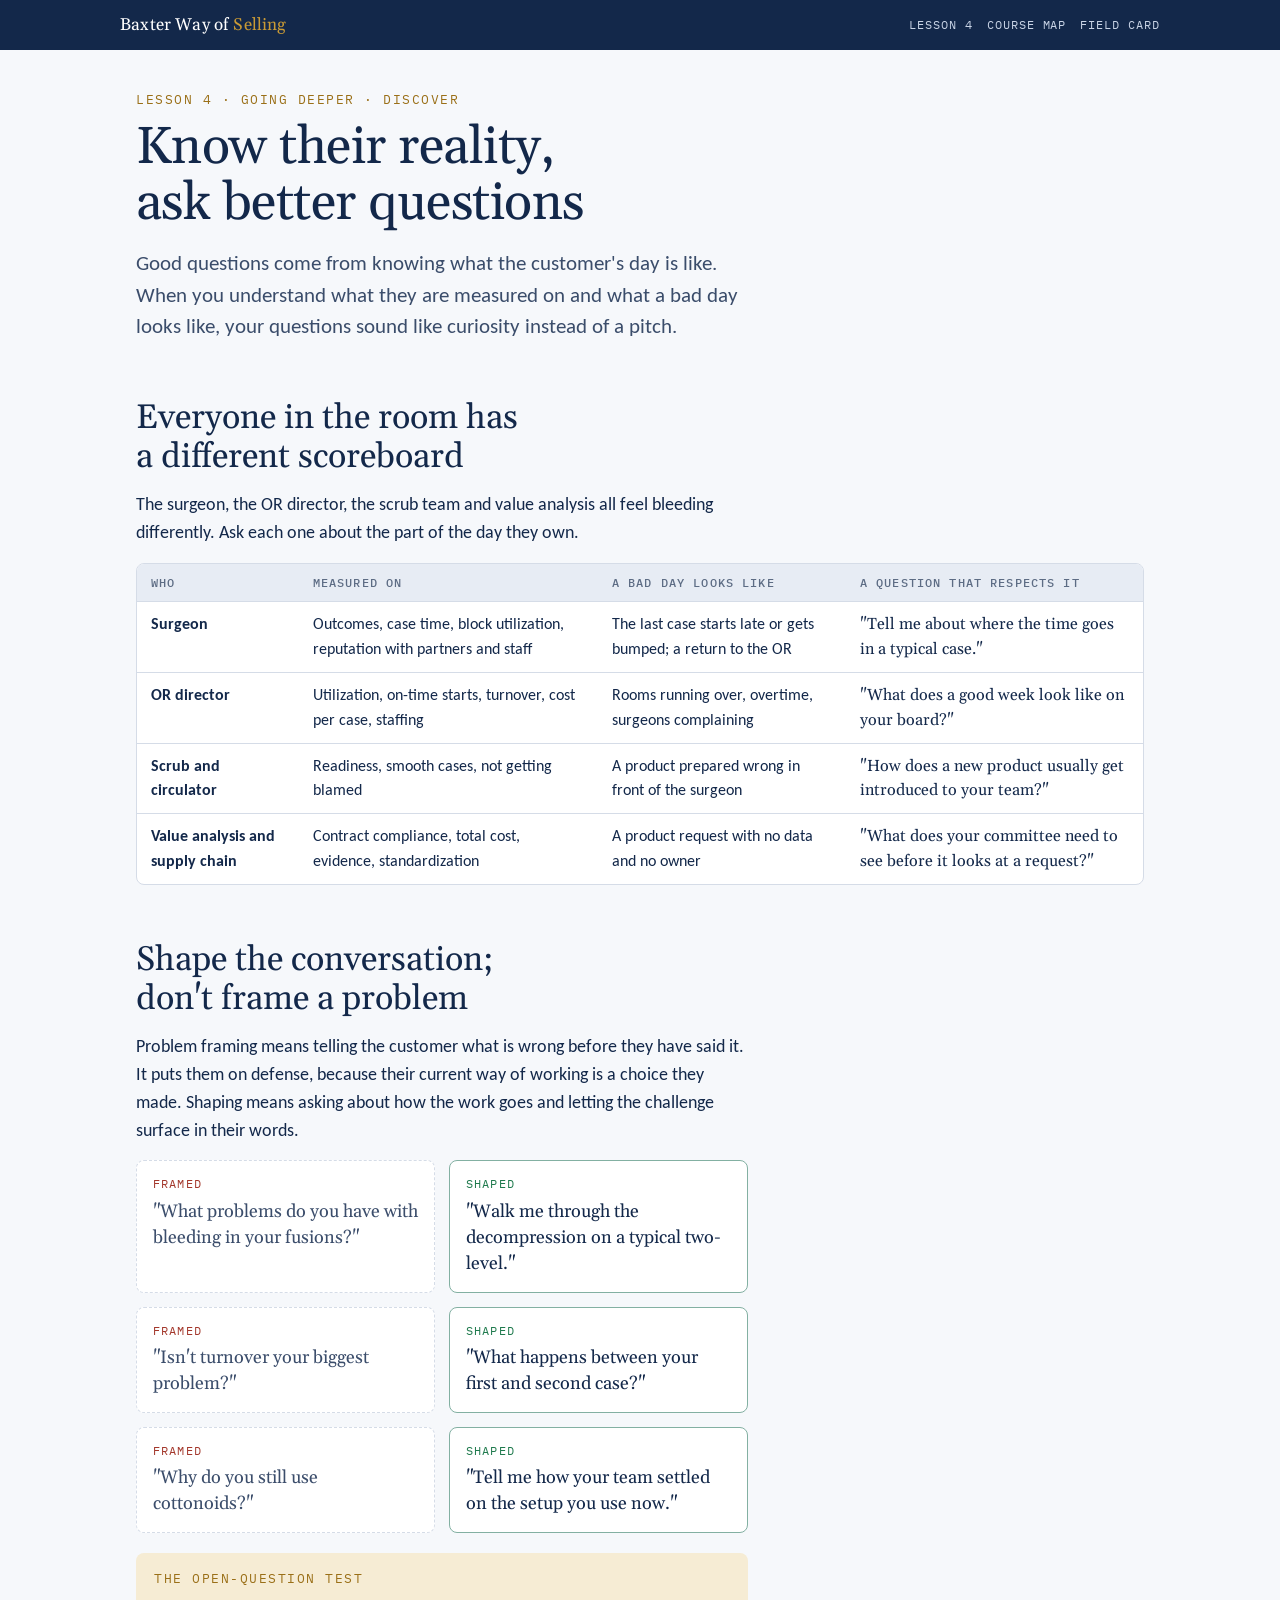
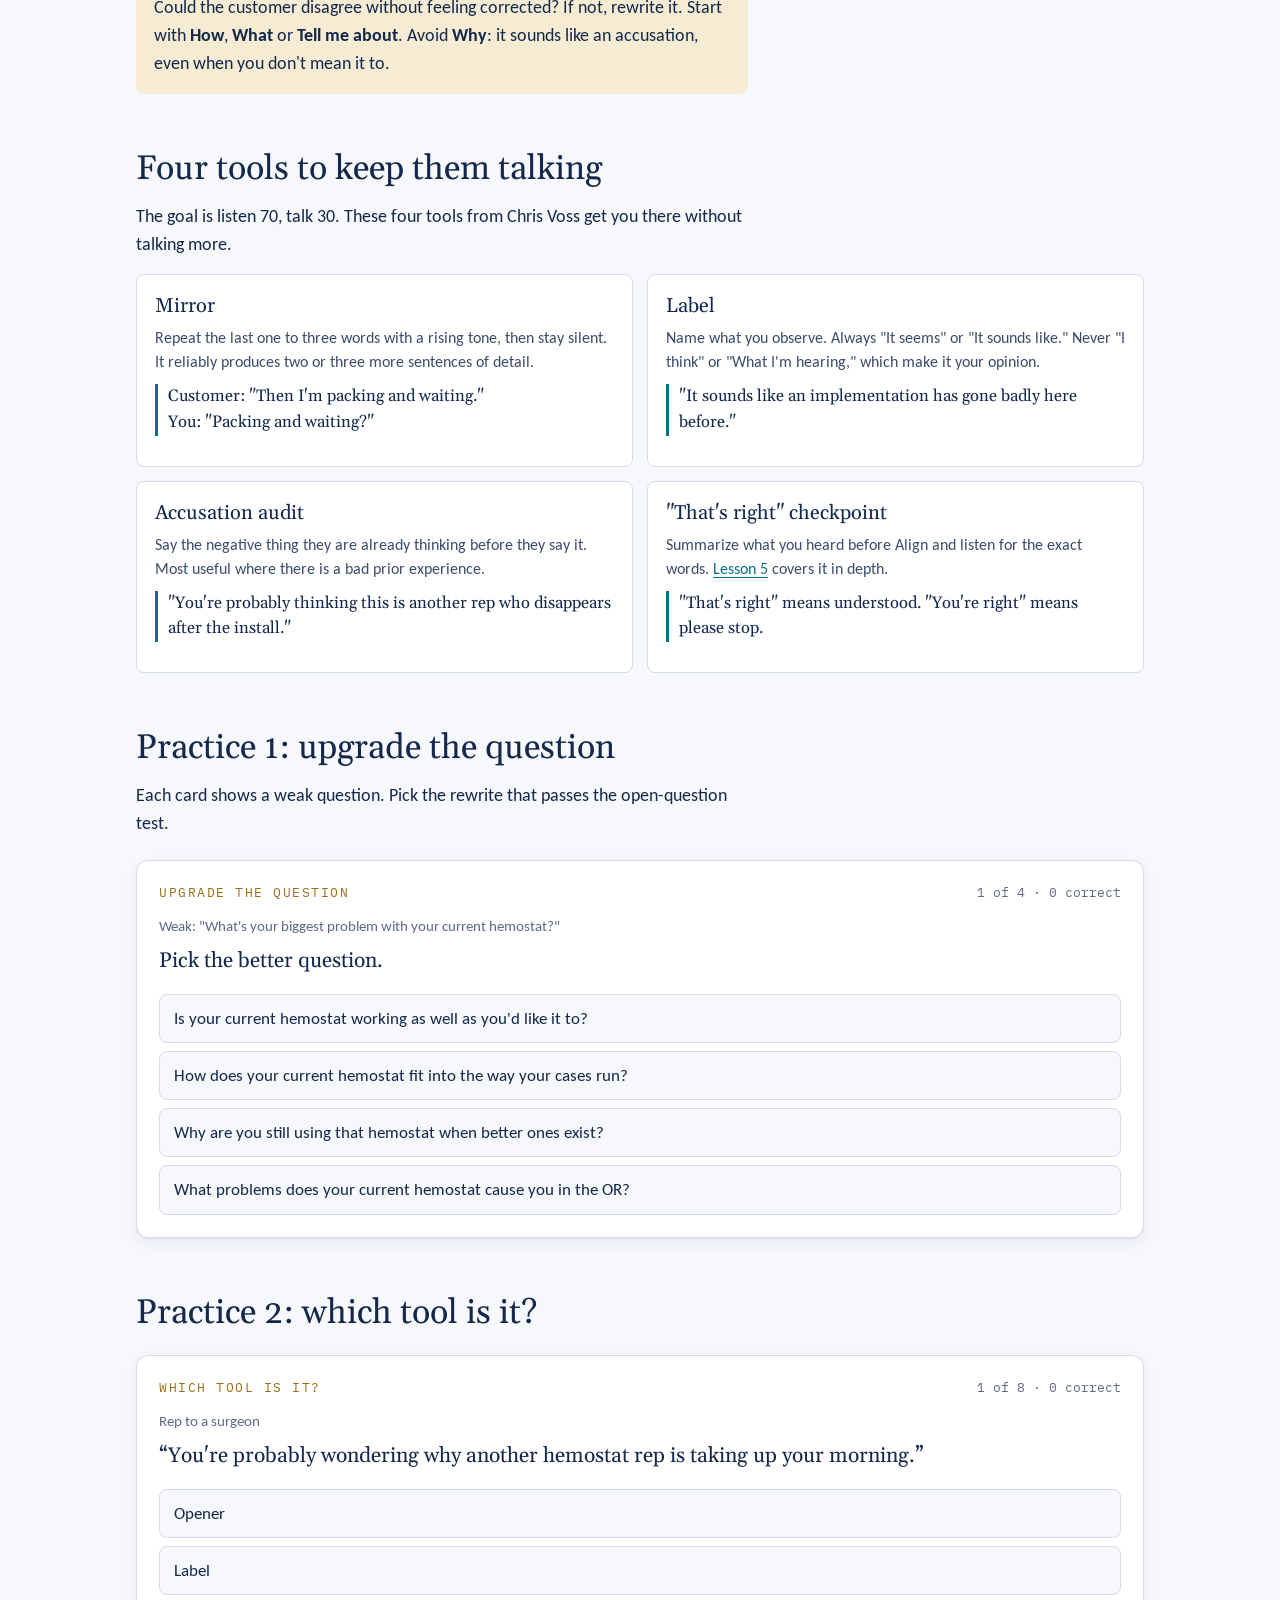
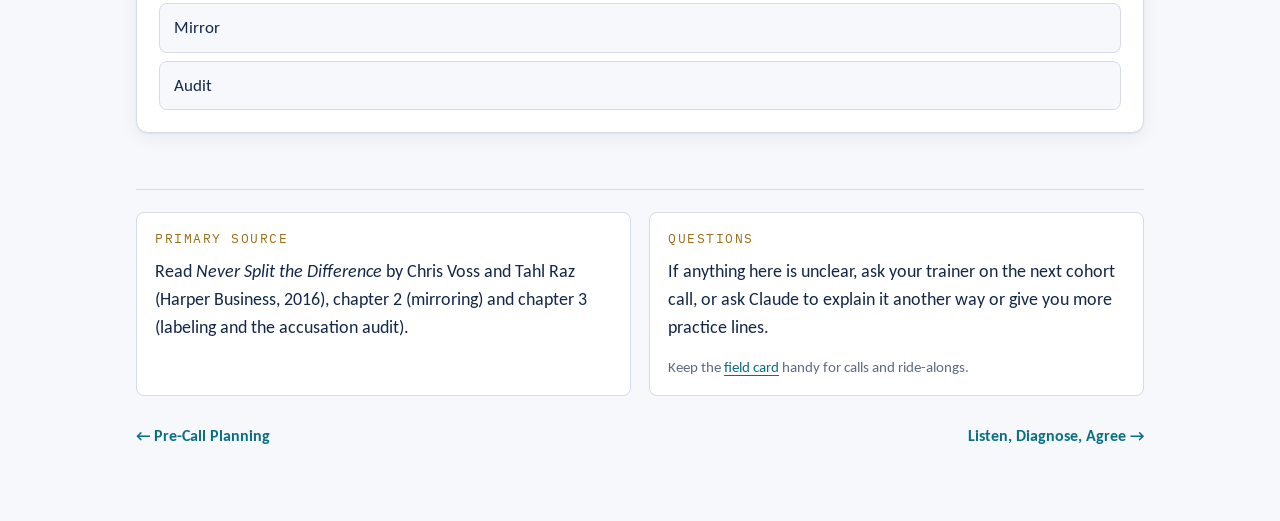
<file: 0004-their-reality.html>
<!doctype html>
<html lang="en">
<head>
<meta charset="utf-8">
<meta name="viewport" content="width=device-width, initial-scale=1, viewport-fit=cover">
<title>Their Reality</title>
<meta name="claude:viewport-fit-sides" content="cover">
<link rel="preconnect" href="https://fonts.googleapis.com"><link rel="preconnect" href="https://fonts.gstatic.com" crossorigin><link rel="stylesheet" href="https://fonts.googleapis.com/css2?family=Carlito:ital,wght@0,400;0,700;1,400&family=Gelasio:wght@400;500&family=IBM+Plex+Mono:wght@500&display=swap">
<link rel="stylesheet" href="course.css">
<style>:root{padding-top:env(safe-area-inset-top,0px);padding-bottom:env(safe-area-inset-bottom,0px)}</style>
</head>
<body>
<div class="topbar"><div class="topbar-in">
<a class="brand" href="index.html">Baxter Way of <b>Selling</b></a>
<nav class="crumbs" aria-label="Course"><span>Lesson 4</span><a href="index.html">Course map</a><a href="field-card.html">Field card</a></nav>
</div></div>
<main class="wrap">
<header class="col">
  <p class="eyebrow">Lesson 4 · Going deeper · Discover</p>
  <h1>Know their reality, ask better questions</h1>
  <p class="lede">Good questions come from knowing what the customer's day is like. When you understand what they are measured on and what a bad day looks like, your questions sound like curiosity instead of a pitch.</p>
</header>

<section class="col">
<h2>Everyone in the room has a different scoreboard</h2>
<p>The surgeon, the OR director, the scrub team and value analysis all feel bleeding differently. Ask each one about the part of the day they own.</p>
</section>

<div class="tablewrap">
<table>
  <tr><th>Who</th><th>Measured on</th><th>A bad day looks like</th><th>A question that respects it</th></tr>
  <tr><td><b>Surgeon</b></td><td>Outcomes, case time, block utilization, reputation with partners and staff</td><td>The last case starts late or gets bumped; a return to the OR</td><td class="q">"Tell me about where the time goes in a typical case."</td></tr>
  <tr><td><b>OR director</b></td><td>Utilization, on-time starts, turnover, cost per case, staffing</td><td>Rooms running over, overtime, surgeons complaining</td><td class="q">"What does a good week look like on your board?"</td></tr>
  <tr><td><b>Scrub and circulator</b></td><td>Readiness, smooth cases, not getting blamed</td><td>A product prepared wrong in front of the surgeon</td><td class="q">"How does a new product usually get introduced to your team?"</td></tr>
  <tr><td><b>Value analysis and supply chain</b></td><td>Contract compliance, total cost, evidence, standardization</td><td>A product request with no data and no owner</td><td class="q">"What does your committee need to see before it looks at a request?"</td></tr>
</table>
</div>

<section class="col">
<h2>Shape the conversation; don't frame a problem</h2>
<p>Problem framing means telling the customer what is wrong before they have said it. It puts them on defense, because their current way of working is a choice they made. Shaping means asking about how the work goes and letting the challenge surface in their words.</p>
<div class="grid2">
  <div class="line dont"><div class="who">Framed</div><div class="say">"What problems do you have with bleeding in your fusions?"</div></div>
  <div class="line do"><div class="who">Shaped</div><div class="say">"Walk me through the decompression on a typical two-level."</div></div>
  <div class="line dont"><div class="who">Framed</div><div class="say">"Isn't turnover your biggest problem?"</div></div>
  <div class="line do"><div class="who">Shaped</div><div class="say">"What happens between your first and second case?"</div></div>
  <div class="line dont"><div class="who">Framed</div><div class="say">"Why do you still use cottonoids?"</div></div>
  <div class="line do"><div class="who">Shaped</div><div class="say">"Tell me how your team settled on the setup you use now."</div></div>
</div>

<div class="note">
  <p class="eyebrow">The open-question test</p>
  <p>Could the customer disagree without feeling corrected? If not, rewrite it. Start with <strong>How</strong>, <strong>What</strong> or <strong>Tell me about</strong>. Avoid <strong>Why</strong>: it sounds like an accusation, even when you don't mean it to.</p>
</div>

<h2>Four tools to keep them talking</h2>
<p>The goal is listen 70, talk 30. These four tools from Chris Voss get you there without talking more.</p>
</section>

<div class="grid2">
  <div class="tool"><h4>Mirror</h4><p class="how">Repeat the last one to three words with a rising tone, then stay silent. It reliably produces two or three more sentences of detail.</p><p class="ex">Customer: "Then I'm packing and waiting."<br>You: "Packing and waiting?"</p></div>
  <div class="tool"><h4>Label</h4><p class="how">Name what you observe. Always "It seems" or "It sounds like." Never "I think" or "What I'm hearing," which make it your opinion.</p><p class="ex">"It sounds like an implementation has gone badly here before."</p></div>
  <div class="tool"><h4>Accusation audit</h4><p class="how">Say the negative thing they are already thinking before they say it. Most useful where there is a bad prior experience.</p><p class="ex">"You're probably thinking this is another rep who disappears after the install."</p></div>
  <div class="tool"><h4>"That's right" checkpoint</h4><p class="how">Summarize what you heard before Align and listen for the exact words. <a href="0005-listen-diagnose-agree.html">Lesson 5</a> covers it in depth.</p><p class="ex">"That's right" means understood. "You're right" means please stop.</p></div>
</div>

<section class="col">
<h2>Practice 1: upgrade the question</h2>
<p>Each card shows a weak question. Pick the rewrite that passes the open-question test.</p>
</section>
<div id="quiz1"></div>
<section class="col">
<h2>Practice 2: which tool is it?</h2>
</section>
<div id="quiz2"></div>

<script src="quiz.js"></script>
<script>
var UPGRADE = [
 { ctx: "Weak: \"Do you have problems with bleeding in your hysterectomies?\"", q: "Pick the better question.",
   options: ["Walk me through what closure looks like in a typical robotic hysterectomy.", "Wouldn't a better hemostat make your robotic hysterectomies go faster?", "How bad is the bleeding problem in your robotic hysterectomies lately?", "Why haven't you switched to a flowable hemostat for hysterectomies?"], a: 0,
   why: "Open, neutral, and about how the work goes. The challenge, if there is one, comes out in her words.",
   notes: [null, "Leading and product-shaped.", "Still problem framing: it assumes a bleeding problem.", "\"Why\" plus an assumption. She will defend her choice."] },
 { ctx: "Weak: \"Is your OR turnover a problem?\"", q: "Pick the better question.",
   options: ["What does turnover look like between your first and second cases?", "Is turnover the biggest problem your OR deals with right now?", "Why is turnover between your cases taking as long as it does?", "Don't you think faster turnover would help your whole department?"], a: 0,
   why: "It asks what happens, not whether it's bad. The director can describe it any way he wants.",
   notes: [null, "Closed and problem-framed.", "\"Why\" puts him on defense.", "Leading. It dares him to disagree."] },
 { ctx: "Weak: \"Why does your team still use cottonoids?\"", q: "Pick the better question.",
   options: ["Tell me how your team settled on the setup you use for the canal.", "Why did your team decide to keep using cottonoids for the canal?", "Have you considered moving your team off cottonoids for the canal?", "Your team knows cottonoids are outdated for the canal, doesn't it?"], a: 0,
   why: "It respects the status quo as a choice and invites the story behind it.",
   notes: [null, "Same \"why,\" same defensiveness.", "Closed, and it implies they should.", "An attack on the status quo disguised as a question."] },
 { ctx: "Weak: \"What's your biggest problem with your current hemostat?\"", q: "Pick the better question.",
   options: ["How does your current hemostat fit into the way your cases run?", "What problems does your current hemostat cause you in the OR?", "Is your current hemostat working as well as you'd like it to?", "Why are you still using that hemostat when better ones exist?"], a: 0,
   why: "It asks how the product fits the workflow. Any friction shows up without you naming it.",
   notes: [null, "Problem framing again.", "Closed. You'll get \"yes, it's fine.\"", "\"Why\" plus an insult to their current choice."] }
];
var TOOLS = ["Mirror", "Label", "Audit", "Opener"];
function t(ctx, line, k, why) { return { ctx: ctx, q: "&ldquo;" + line + "&rdquo;", options: TOOLS, a: k, why: why }; }
var WHICH = [
 t("Customer: \"We just can't get the room turned over.\"", "Turned over?", 0, "The customer's last words with a rising tone. Then silence."),
 t("Rep to a nurse manager", "It sounds like the last product launch left your team cleaning up the mess.", 1, "\"It sounds like\" plus what the rep observed."),
 t("Rep to a surgeon", "You're probably wondering why another hemostat rep is taking up your morning.", 2, "It says the negative thought first, so the customer doesn't have to."),
 t("Rep to a surgeon", "Tell me what happens in the room when the bleeding won't stop.", 3, "An open question that starts with \"Tell me.\""),
 t("Rep to an OR director", "It seems like Paul's monthly report gets a lot of attention around here.", 1, "\"It seems like\" names a pattern for the customer to confirm."),
 t("Customer: \"Honestly, it's the robot docking that eats our time.\"", "Docking?", 0, "One word back, rising tone, silence."),
 t("Rep to a surgeon", "What does a good day on your Thursday block look like?", 3, "An open question that starts with \"What.\""),
 t("Rep to value analysis", "You might be thinking this is going to cost more than what you use now.", 2, "It names the objection before the customer raises it.")
];
BWOS.mcQuiz(document.getElementById("quiz1"), "l4-upgrade", UPGRADE, "Upgrade the question");
BWOS.mcQuiz(document.getElementById("quiz2"), "l4-tool", WHICH, "Which tool is it?");
BWOS.markDone("0004");
</script>
<div class="foot">
<div class="box"><p class="eyebrow">Primary source</p><p>Read <em>Never Split the Difference</em> by Chris Voss and Tahl Raz (Harper Business, 2016), chapter 2 (mirroring) and chapter 3 (labeling and the accusation audit).</p></div>
<div class="box"><p class="eyebrow">Questions</p><p>If anything here is unclear, ask your trainer on the next cohort call, or ask Claude to explain it another way or give you more practice lines.</p><p class="small">Keep the <a href="field-card.html">field card</a> handy for calls and ride-alongs.</p></div>
</div>
<nav class="pager" aria-label="Lessons"><a href="0003-pre-call-planning.html">&larr; Pre-Call Planning</a><a href="0005-listen-diagnose-agree.html">Listen, Diagnose, Agree &rarr;</a></nav>
</main>
</body>
</html>
</file>
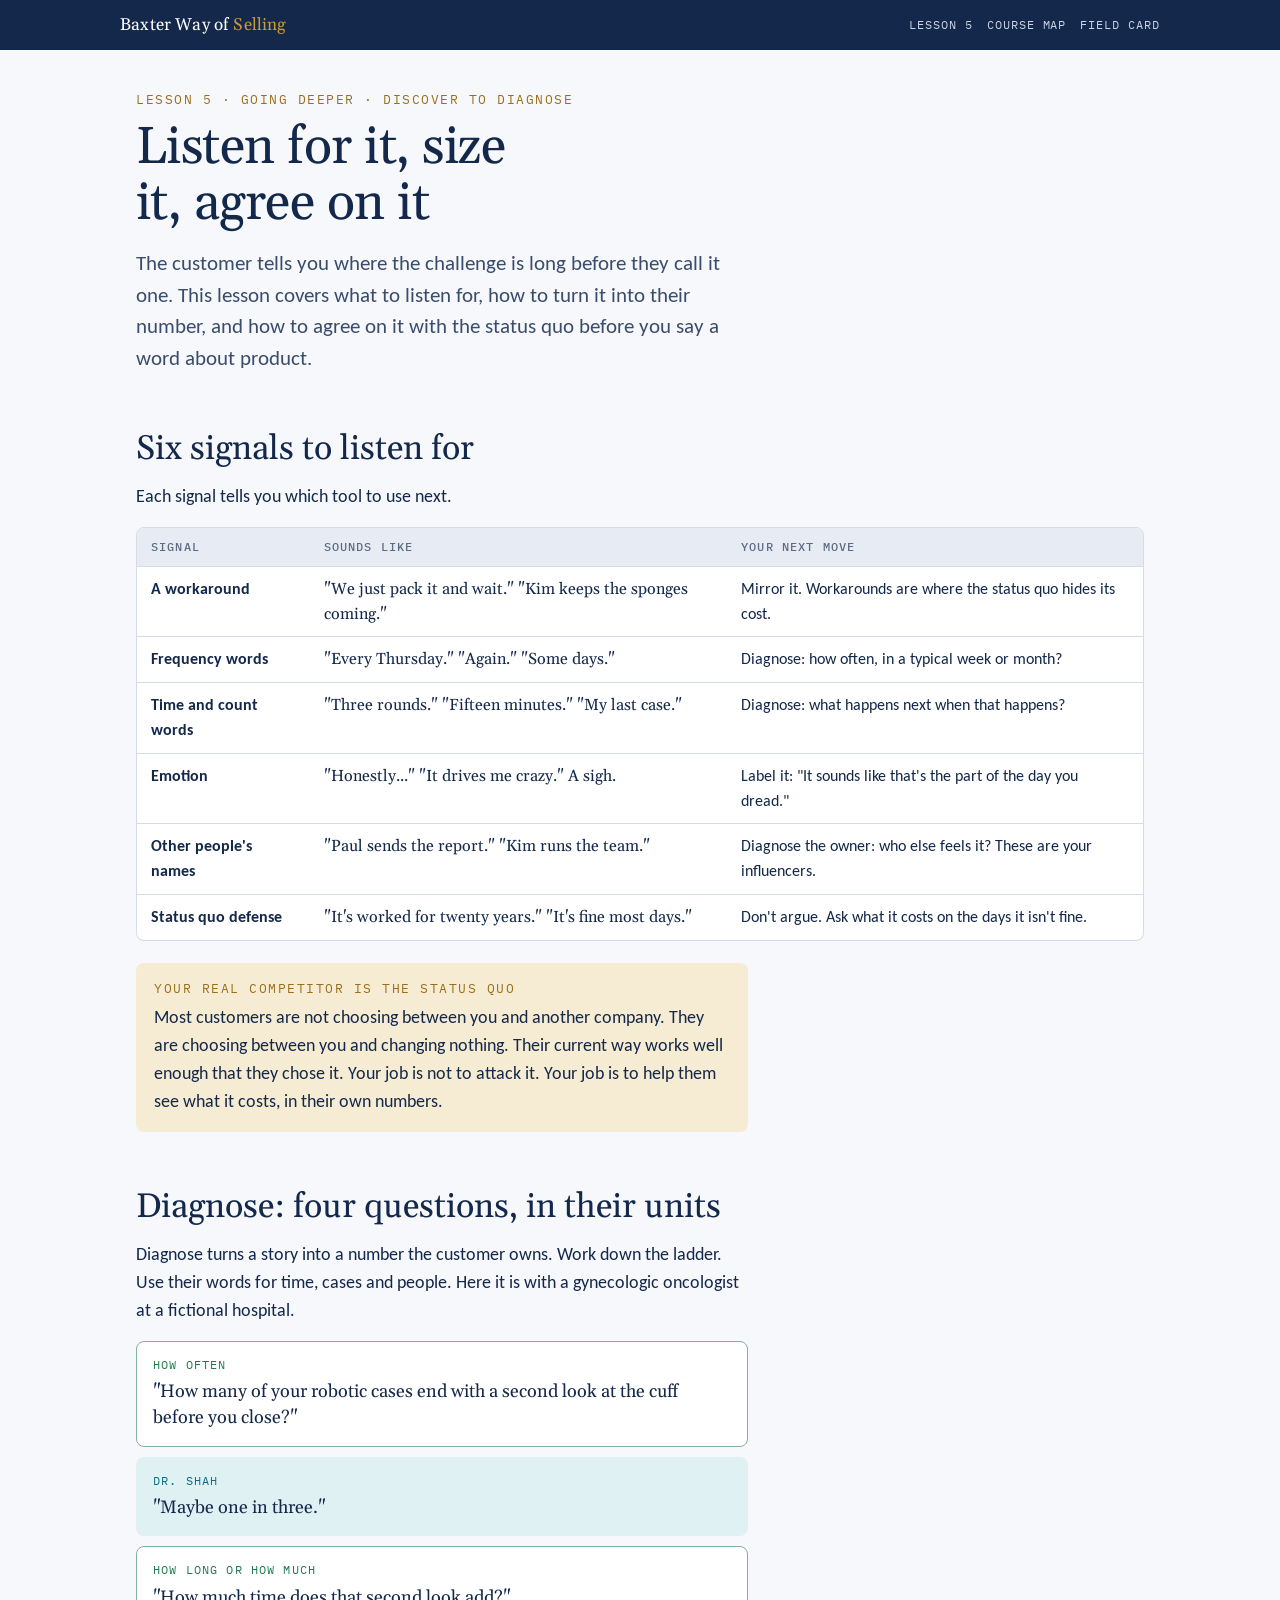
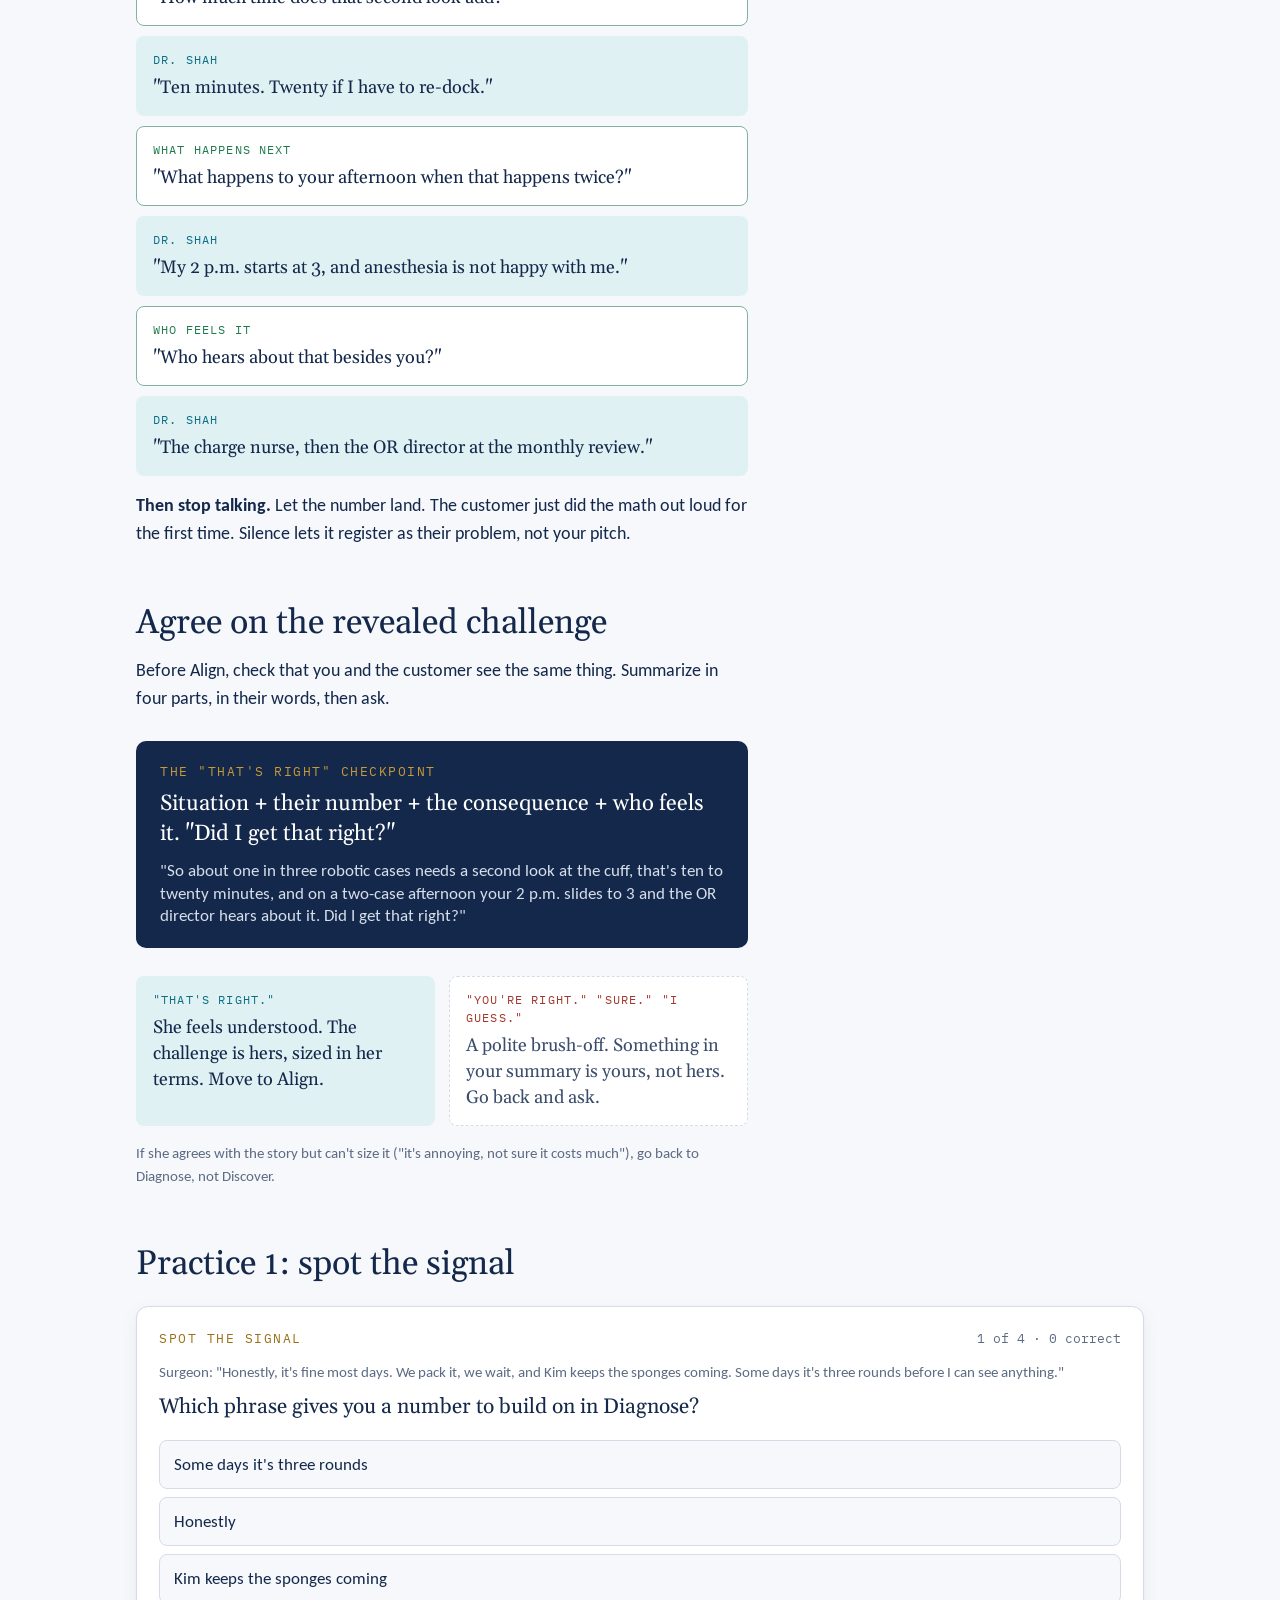
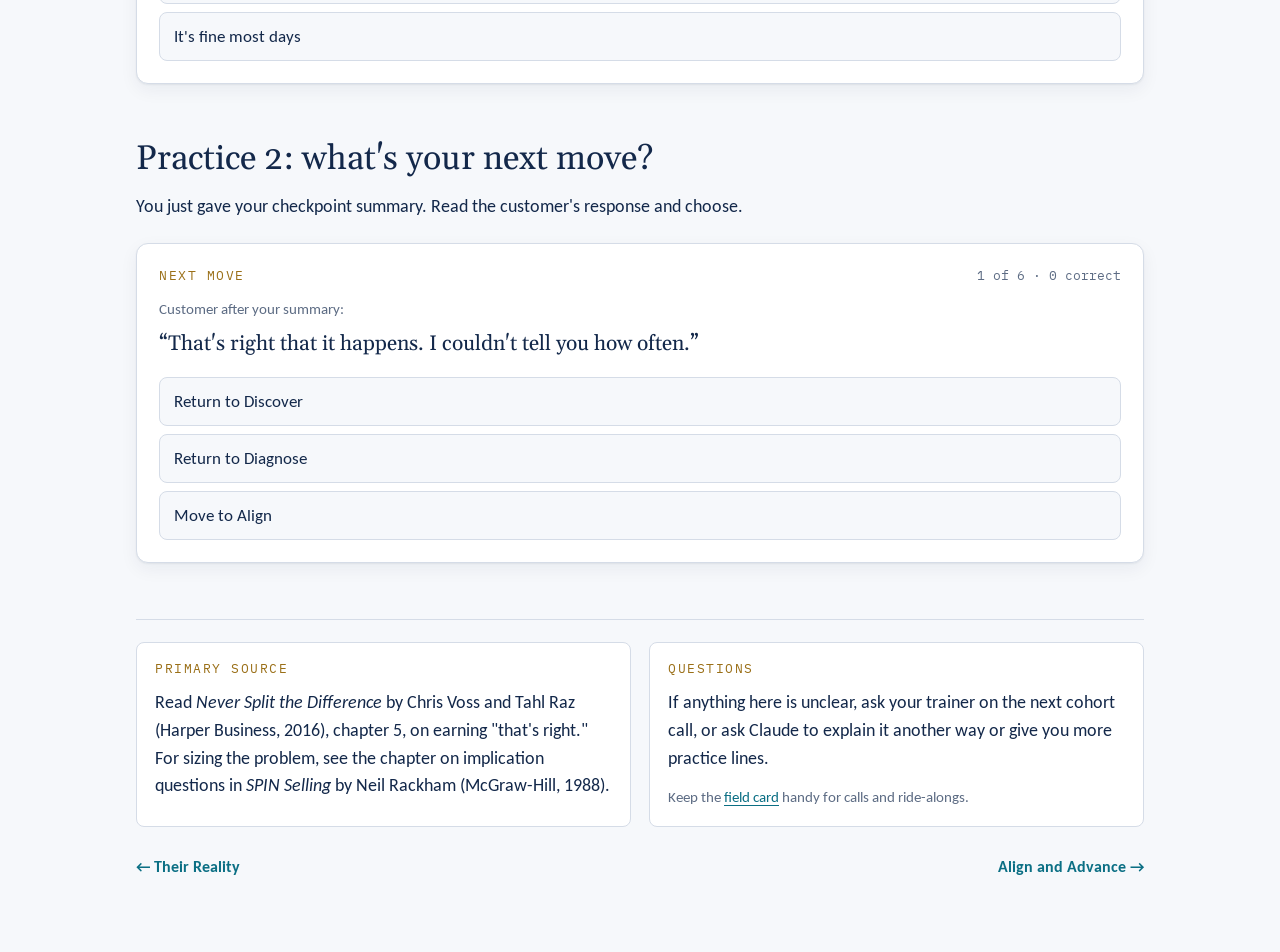
<file: 0005-listen-diagnose-agree.html>
<!doctype html>
<html lang="en">
<head>
<meta charset="utf-8">
<meta name="viewport" content="width=device-width, initial-scale=1, viewport-fit=cover">
<title>Listen, Diagnose, Agree</title>
<meta name="claude:viewport-fit-sides" content="cover">
<link rel="preconnect" href="https://fonts.googleapis.com"><link rel="preconnect" href="https://fonts.gstatic.com" crossorigin><link rel="stylesheet" href="https://fonts.googleapis.com/css2?family=Carlito:ital,wght@0,400;0,700;1,400&family=Gelasio:wght@400;500&family=IBM+Plex+Mono:wght@500&display=swap">
<link rel="stylesheet" href="course.css">
<style>:root{padding-top:env(safe-area-inset-top,0px);padding-bottom:env(safe-area-inset-bottom,0px)}</style>
</head>
<body>
<div class="topbar"><div class="topbar-in">
<a class="brand" href="index.html">Baxter Way of <b>Selling</b></a>
<nav class="crumbs" aria-label="Course"><span>Lesson 5</span><a href="index.html">Course map</a><a href="field-card.html">Field card</a></nav>
</div></div>
<main class="wrap">
<header class="col">
  <p class="eyebrow">Lesson 5 · Going deeper · Discover to Diagnose</p>
  <h1>Listen for it, size it, agree on it</h1>
  <p class="lede">The customer tells you where the challenge is long before they call it one. This lesson covers what to listen for, how to turn it into their number, and how to agree on it with the status quo before you say a word about product.</p>
</header>

<section class="col">
<h2>Six signals to listen for</h2>
<p>Each signal tells you which tool to use next.</p>
</section>

<div class="tablewrap">
<table>
  <tr><th>Signal</th><th>Sounds like</th><th>Your next move</th></tr>
  <tr><td><b>A workaround</b></td><td class="q">"We just pack it and wait." "Kim keeps the sponges coming."</td><td>Mirror it. Workarounds are where the status quo hides its cost.</td></tr>
  <tr><td><b>Frequency words</b></td><td class="q">"Every Thursday." "Again." "Some days."</td><td>Diagnose: how often, in a typical week or month?</td></tr>
  <tr><td><b>Time and count words</b></td><td class="q">"Three rounds." "Fifteen minutes." "My last case."</td><td>Diagnose: what happens next when that happens?</td></tr>
  <tr><td><b>Emotion</b></td><td class="q">"Honestly..." "It drives me crazy." A sigh.</td><td>Label it: "It sounds like that's the part of the day you dread."</td></tr>
  <tr><td><b>Other people's names</b></td><td class="q">"Paul sends the report." "Kim runs the team."</td><td>Diagnose the owner: who else feels it? These are your influencers.</td></tr>
  <tr><td><b>Status quo defense</b></td><td class="q">"It's worked for twenty years." "It's fine most days."</td><td>Don't argue. Ask what it costs on the days it isn't fine.</td></tr>
</table>
</div>

<section class="col">
<div class="note">
  <p class="eyebrow">Your real competitor is the status quo</p>
  <p>Most customers are not choosing between you and another company. They are choosing between you and changing nothing. Their current way works well enough that they chose it. Your job is not to attack it. Your job is to help them see what it costs, in their own numbers.</p>
</div>

<h2>Diagnose: four questions, in their units</h2>
<p>Diagnose turns a story into a number the customer owns. Work down the ladder. Use their words for time, cases and people. Here it is with a gynecologic oncologist at a fictional hospital.</p>
<div class="transcript" style="display:grid;gap:10px;margin:16px 0">
  <div class="line do"><div class="who">How often</div><div class="say">"How many of your robotic cases end with a second look at the cuff before you close?"</div></div>
  <div class="line cust"><div class="who">Dr. Shah</div><div class="say">"Maybe one in three."</div></div>
  <div class="line do"><div class="who">How long or how much</div><div class="say">"How much time does that second look add?"</div></div>
  <div class="line cust"><div class="who">Dr. Shah</div><div class="say">"Ten minutes. Twenty if I have to re-dock."</div></div>
  <div class="line do"><div class="who">What happens next</div><div class="say">"What happens to your afternoon when that happens twice?"</div></div>
  <div class="line cust"><div class="who">Dr. Shah</div><div class="say">"My 2 p.m. starts at 3, and anesthesia is not happy with me."</div></div>
  <div class="line do"><div class="who">Who feels it</div><div class="say">"Who hears about that besides you?"</div></div>
  <div class="line cust"><div class="who">Dr. Shah</div><div class="say">"The charge nurse, then the OR director at the monthly review."</div></div>
</div>
<p><strong>Then stop talking.</strong> Let the number land. The customer just did the math out loud for the first time. Silence lets it register as their problem, not your pitch.</p>

<h2>Agree on the revealed challenge</h2>
<p>Before Align, check that you and the customer see the same thing. Summarize in four parts, in their words, then ask.</p>
<div class="rule">
  <p class="eyebrow">The "that's right" checkpoint</p>
  <p>Situation + their number + the consequence + who feels it. "Did I get that right?"</p>
  <p>"So about one in three robotic cases needs a second look at the cuff, that's ten to twenty minutes, and on a two-case afternoon your 2 p.m. slides to 3 and the OR director hears about it. Did I get that right?"</p>
</div>
<div class="grid2">
  <div class="line cust"><div class="who">"That's right."</div><div class="say">She feels understood. The challenge is hers, sized in her terms. Move to Align.</div></div>
  <div class="line dont"><div class="who">"You're right." "Sure." "I guess."</div><div class="say">A polite brush-off. Something in your summary is yours, not hers. Go back and ask.</div></div>
</div>
<p class="small">If she agrees with the story but can't size it ("it's annoying, not sure it costs much"), go back to Diagnose, not Discover.</p>

<h2>Practice 1: spot the signal</h2>
</section>
<div id="quiz1"></div>
<section class="col">
<h2>Practice 2: what's your next move?</h2>
<p>You just gave your checkpoint summary. Read the customer's response and choose.</p>
</section>
<div id="quiz2"></div>

<script src="quiz.js"></script>
<script>
var P = "Surgeon: \"Honestly, it's fine most days. We pack it, we wait, and Kim keeps the sponges coming. Some days it's three rounds before I can see anything.\"";
var PH = ["Honestly", "It's fine most days", "Kim keeps the sponges coming", "Some days it's three rounds"];
var SIG = [
 { ctx: P, q: "Which phrase gives you a number to build on in Diagnose?", options: PH, a: 3, why: "Frequency plus a count. Ask how many cases a week reach three rounds, and what it does to the day." },
 { ctx: P, q: "Which phrase is a status quo defense?", options: PH, a: 1, why: "Don't argue with it. Ask about the days that aren't fine." },
 { ctx: P, q: "Which phrase points to an influencer you'll need later?", options: PH, a: 2, why: "Kim runs the supply side of the workaround. She is an owner in Diagnose and a key person in pull through." },
 { ctx: P, q: "Which word is the emotional signal you could label?", options: PH, a: 0, why: "\"Honestly\" often comes before what the customer really thinks. Try: \"It sounds like it's fine until it isn't.\"" }
];
var MOVES = ["Move to Align", "Return to Discover", "Return to Diagnose"];
function m(reply, k, why) { return { ctx: "Customer after your summary:", q: "&ldquo;" + reply + "&rdquo;", options: MOVES, a: k, why: why }; }
var NEXT = [
 m("That's right. That's exactly it.", 0, "Full agreement in the customer's own words. You've earned Align."),
 m("You're right, I guess. Look, I have a case.", 1, "\"You're right\" is a brush-off. Something in the summary was yours. Ask a label or an open question to find it."),
 m("That's right, it's annoying. Not sure it costs me much, though.", 2, "She agrees with the story but there is no number or consequence. Ask how often and what happens next."),
 m("Sure. Something like that.", 1, "Lukewarm agreement means you summarized your version. Go back and let her tell it."),
 m("That's right. And it's every Thursday, which is why Paul keeps calling me.", 0, "Agreement, plus she added frequency and an owner on her own. Align."),
 m("That's right that it happens. I couldn't tell you how often.", 2, "The situation is agreed but unsized. Help her build the number before you align.")
];
BWOS.mcQuiz(document.getElementById("quiz1"), "l5-signal", SIG, "Spot the signal");
BWOS.mcQuiz(document.getElementById("quiz2"), "l5-next", NEXT, "Next move");
BWOS.markDone("0005");
</script>
<div class="foot">
<div class="box"><p class="eyebrow">Primary source</p><p>Read <em>Never Split the Difference</em> by Chris Voss and Tahl Raz (Harper Business, 2016), chapter 5, on earning "that's right." For sizing the problem, see the chapter on implication questions in <em>SPIN Selling</em> by Neil Rackham (McGraw-Hill, 1988).</p></div>
<div class="box"><p class="eyebrow">Questions</p><p>If anything here is unclear, ask your trainer on the next cohort call, or ask Claude to explain it another way or give you more practice lines.</p><p class="small">Keep the <a href="field-card.html">field card</a> handy for calls and ride-alongs.</p></div>
</div>
<nav class="pager" aria-label="Lessons"><a href="0004-their-reality.html">&larr; Their Reality</a><a href="0006-align-and-advance.html">Align and Advance &rarr;</a></nav>
</main>
</body>
</html>
</file>
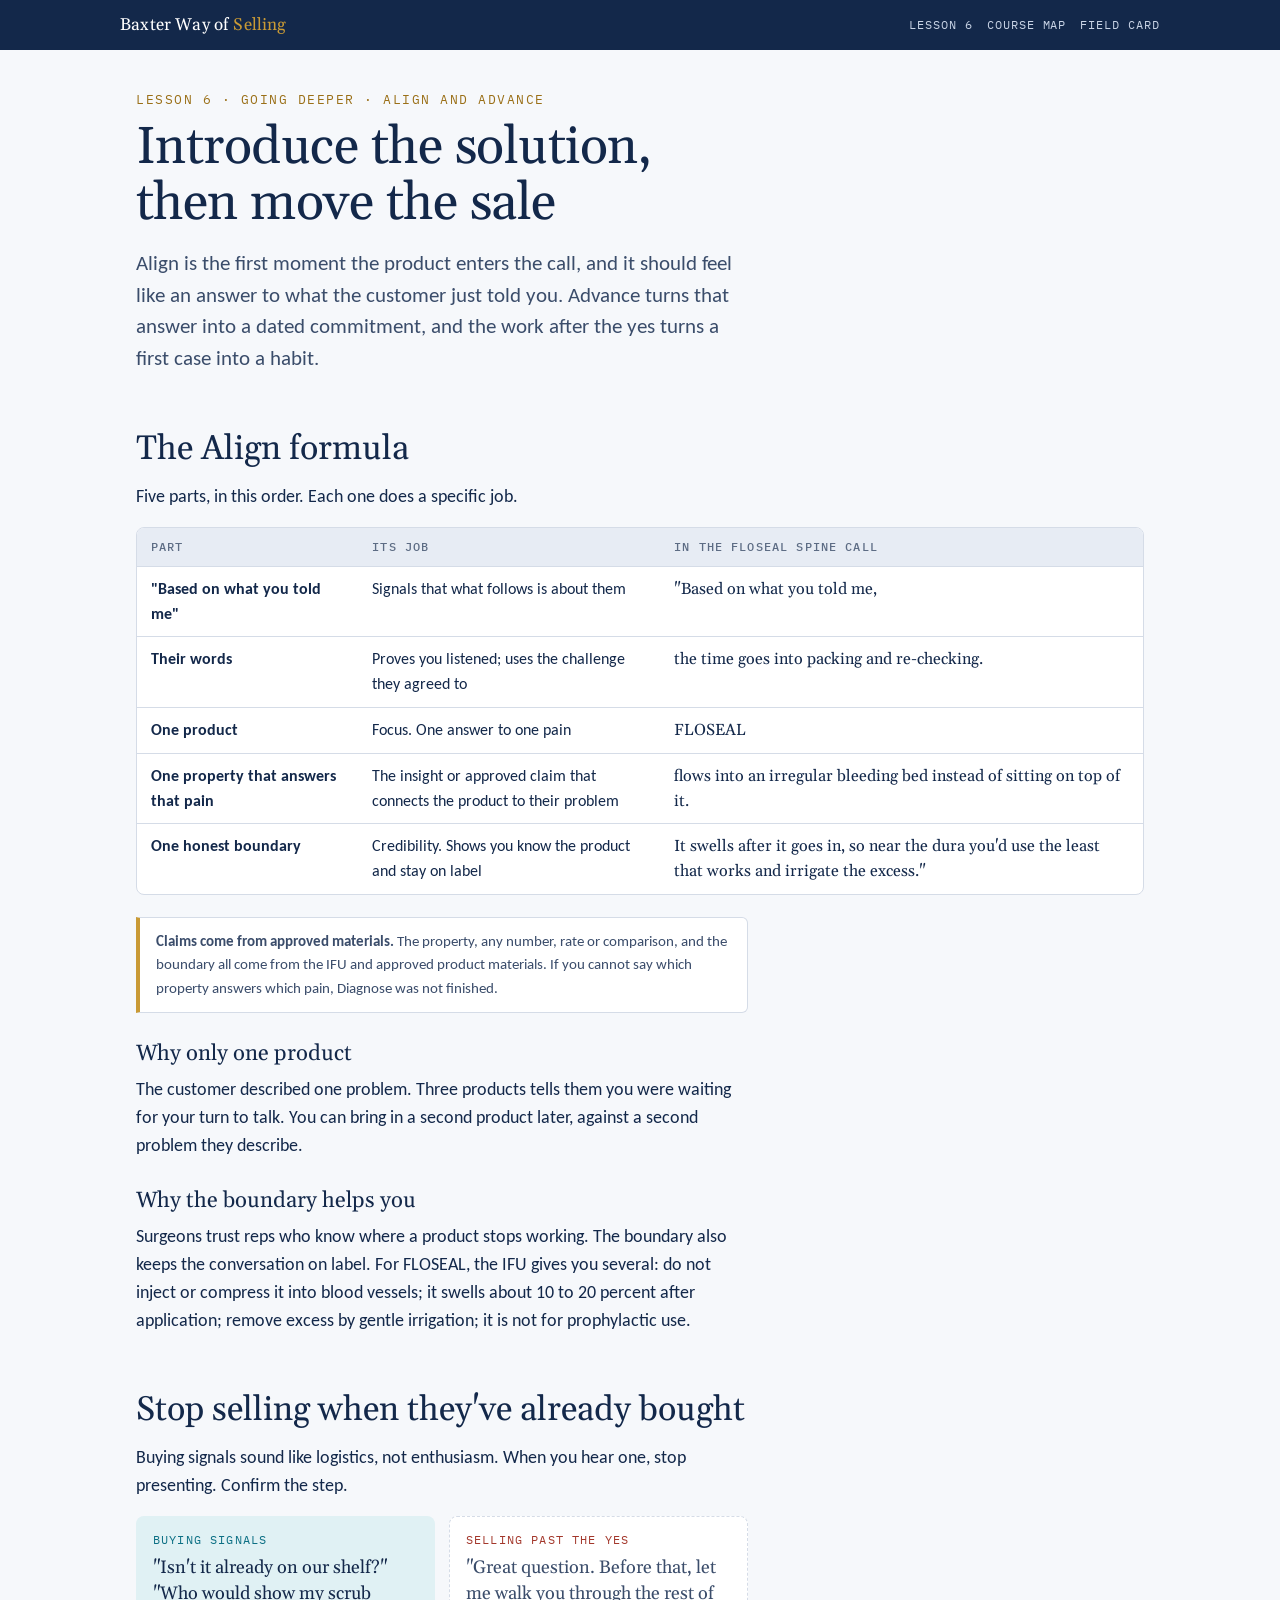
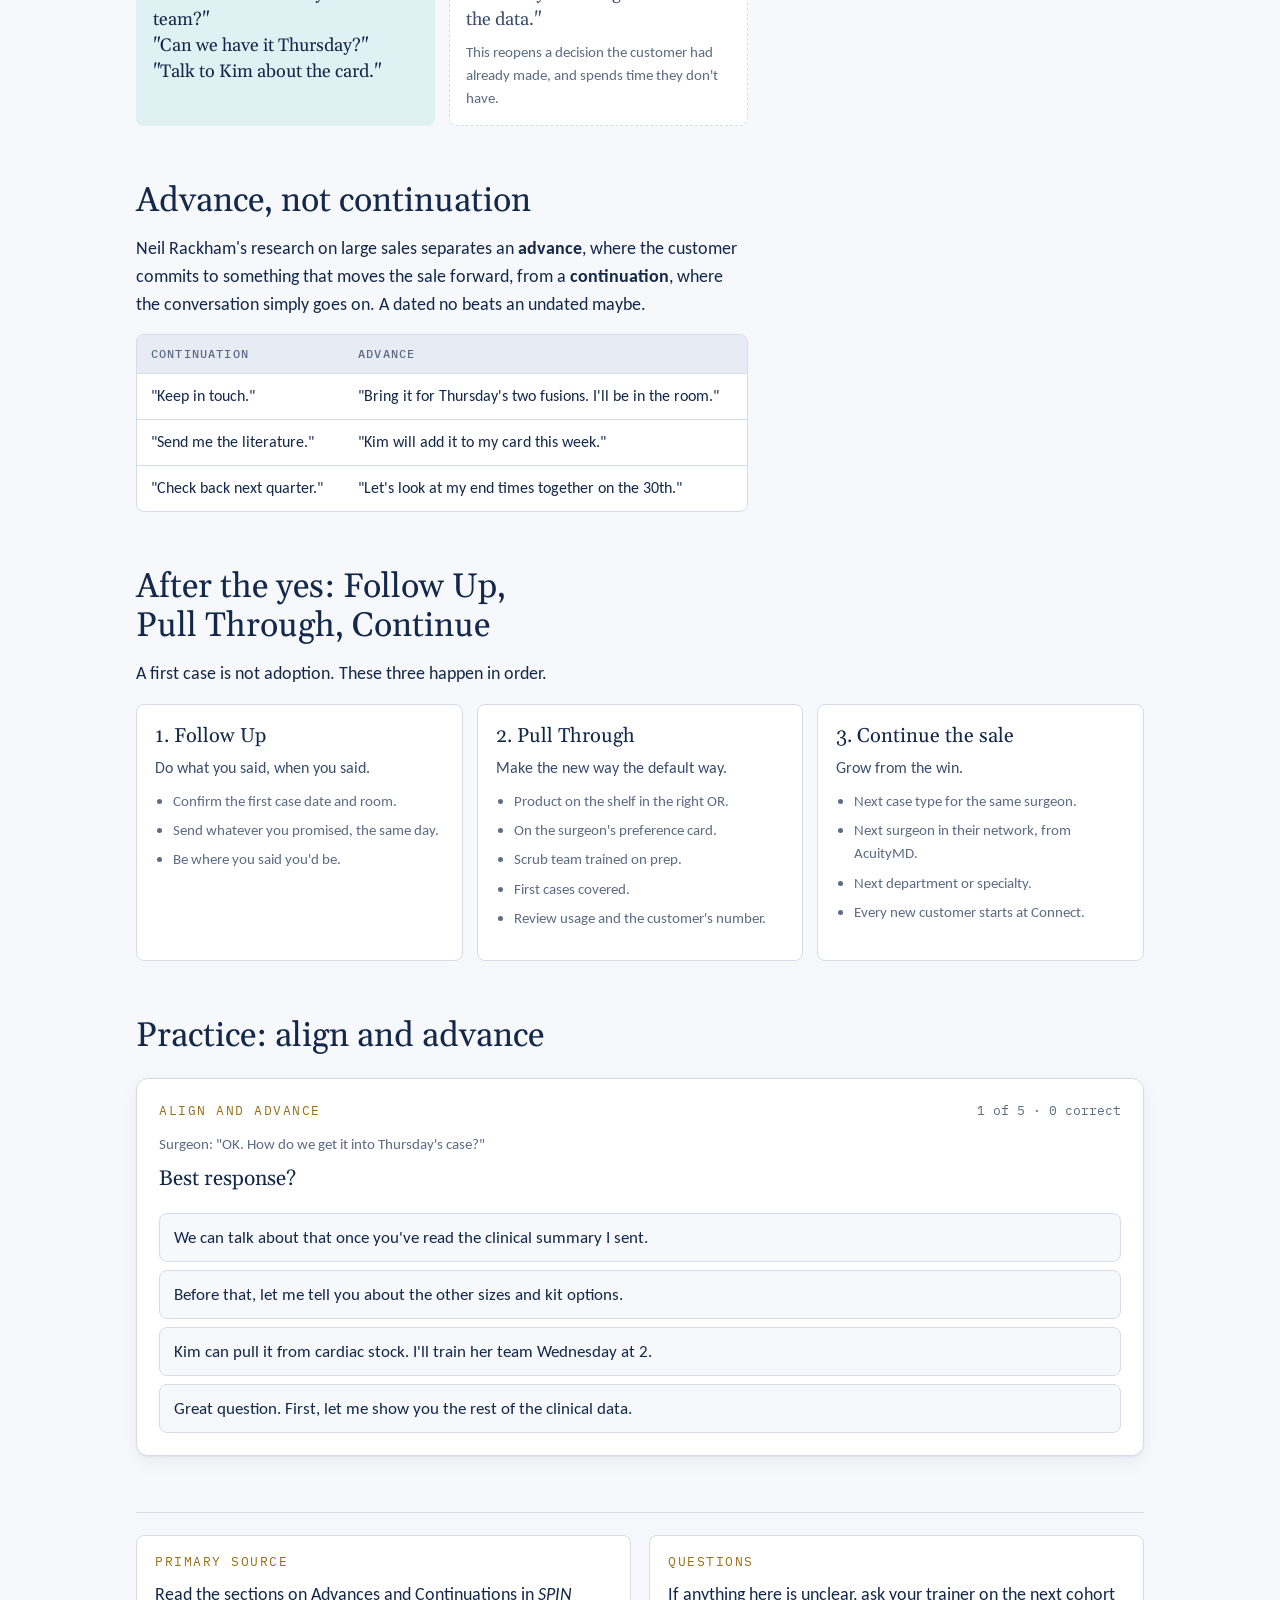
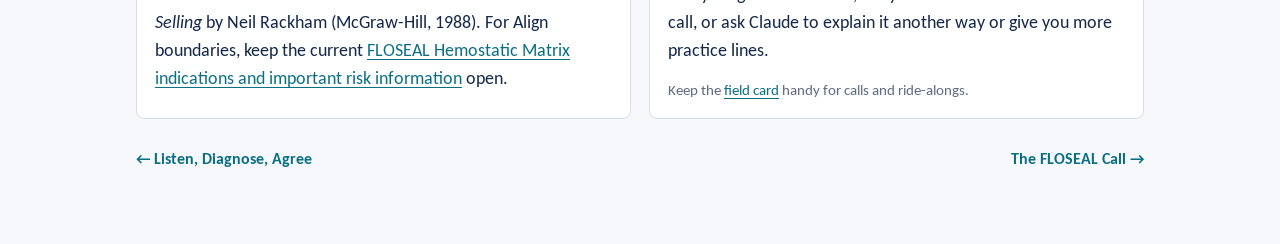
<file: 0006-align-and-advance.html>
<!doctype html>
<html lang="en">
<head>
<meta charset="utf-8">
<meta name="viewport" content="width=device-width, initial-scale=1, viewport-fit=cover">
<title>Align and Advance</title>
<meta name="claude:viewport-fit-sides" content="cover">
<link rel="preconnect" href="https://fonts.googleapis.com"><link rel="preconnect" href="https://fonts.gstatic.com" crossorigin><link rel="stylesheet" href="https://fonts.googleapis.com/css2?family=Carlito:ital,wght@0,400;0,700;1,400&family=Gelasio:wght@400;500&family=IBM+Plex+Mono:wght@500&display=swap">
<link rel="stylesheet" href="course.css">
<style>:root{padding-top:env(safe-area-inset-top,0px);padding-bottom:env(safe-area-inset-bottom,0px)}</style>
</head>
<body>
<div class="topbar"><div class="topbar-in">
<a class="brand" href="index.html">Baxter Way of <b>Selling</b></a>
<nav class="crumbs" aria-label="Course"><span>Lesson 6</span><a href="index.html">Course map</a><a href="field-card.html">Field card</a></nav>
</div></div>
<main class="wrap">
<header class="col">
  <p class="eyebrow">Lesson 6 · Going deeper · Align and Advance</p>
  <h1>Introduce the solution, then move the sale</h1>
  <p class="lede">Align is the first moment the product enters the call, and it should feel like an answer to what the customer just told you. Advance turns that answer into a dated commitment, and the work after the yes turns a first case into a habit.</p>
</header>

<section class="col">
<h2>The Align formula</h2>
<p>Five parts, in this order. Each one does a specific job.</p>
</section>

<div class="tablewrap">
<table>
  <tr><th style="width:22%">Part</th><th style="width:30%">Its job</th><th>In the FLOSEAL spine call</th></tr>
  <tr><td><b>"Based on what you told me"</b></td><td>Signals that what follows is about them</td><td class="q">"Based on what you told me,</td></tr>
  <tr><td><b>Their words</b></td><td>Proves you listened; uses the challenge they agreed to</td><td class="q">the time goes into packing and re-checking.</td></tr>
  <tr><td><b>One product</b></td><td>Focus. One answer to one pain</td><td class="q">FLOSEAL</td></tr>
  <tr><td><b>One property that answers that pain</b></td><td>The insight or approved claim that connects the product to their problem</td><td class="q">flows into an irregular bleeding bed instead of sitting on top of it.</td></tr>
  <tr><td><b>One honest boundary</b></td><td>Credibility. Shows you know the product and stay on label</td><td class="q">It swells after it goes in, so near the dura you'd use the least that works and irrigate the excess."</td></tr>
</table>
</div>

<section class="col">
<div class="compliance"><strong>Claims come from approved materials.</strong> The property, any number, rate or comparison, and the boundary all come from the IFU and approved product materials. If you cannot say which property answers which pain, Diagnose was not finished.</div>

<h3>Why only one product</h3>
<p>The customer described one problem. Three products tells them you were waiting for your turn to talk. You can bring in a second product later, against a second problem they describe.</p>
<h3>Why the boundary helps you</h3>
<p>Surgeons trust reps who know where a product stops working. The boundary also keeps the conversation on label. For FLOSEAL, the IFU gives you several: do not inject or compress it into blood vessels; it swells about 10 to 20 percent after application; remove excess by gentle irrigation; it is not for prophylactic use.</p>

<h2>Stop selling when they've already bought</h2>
<p>Buying signals sound like logistics, not enthusiasm. When you hear one, stop presenting. Confirm the step.</p>
<div class="grid2">
  <div class="line cust"><div class="who">Buying signals</div><div class="say">"Isn't it already on our shelf?"<br>"Who would show my scrub team?"<br>"Can we have it Thursday?"<br>"Talk to Kim about the card."</div></div>
  <div class="line dont"><div class="who">Selling past the yes</div><div class="say">"Great question. Before that, let me walk you through the rest of the data."</div><div class="why">This reopens a decision the customer had already made, and spends time they don't have.</div></div>
</div>

<h2>Advance, not continuation</h2>
<p>Neil Rackham's research on large sales separates an <strong>advance</strong>, where the customer commits to something that moves the sale forward, from a <strong>continuation</strong>, where the conversation simply goes on. A dated no beats an undated maybe.</p>
<div class="tablewrap">
<table>
  <tr><th>Continuation</th><th>Advance</th></tr>
  <tr><td>"Keep in touch."</td><td>"Bring it for Thursday's two fusions. I'll be in the room."</td></tr>
  <tr><td>"Send me the literature."</td><td>"Kim will add it to my card this week."</td></tr>
  <tr><td>"Check back next quarter."</td><td>"Let's look at my end times together on the 30th."</td></tr>
</table>
</div>

<h2>After the yes: Follow Up, Pull Through, Continue</h2>
<p>A first case is not adoption. These three happen in order.</p>
</section>

<div class="grid3">
  <div class="tool"><h4>1. Follow Up</h4><p class="how">Do what you said, when you said.</p><ul class="small"><li>Confirm the first case date and room.</li><li>Send whatever you promised, the same day.</li><li>Be where you said you'd be.</li></ul></div>
  <div class="tool"><h4>2. Pull Through</h4><p class="how">Make the new way the default way.</p><ul class="small"><li>Product on the shelf in the right OR.</li><li>On the surgeon's preference card.</li><li>Scrub team trained on prep.</li><li>First cases covered.</li><li>Review usage and the customer's number.</li></ul></div>
  <div class="tool"><h4>3. Continue the sale</h4><p class="how">Grow from the win.</p><ul class="small"><li>Next case type for the same surgeon.</li><li>Next surgeon in their network, from AcuityMD.</li><li>Next department or specialty.</li><li>Every new customer starts at Connect.</li></ul></div>
</div>

<section class="col">
<h2>Practice: align and advance</h2>
</section>
<div id="quiz"></div>

<script src="quiz.js"></script>
<script>
var ITEMS = [
 { ctx: "A general surgeon said diffuse oozing across the liver bed forces a second look before closure, about ten minutes, most weeks.", q: "Which Align line follows the formula?",
   options: ["Based on what you told me, the second look is for oozing across the liver bed. FLOSEAL flows into an irregular surface instead of sitting on top. It's for active bleeding, not prophylaxis.", "FLOSEAL is gelatin and thrombin, flowable, absorbable, available in two sizes, quick to prepare, and it's already on your hospital's formulary today.", "FLOSEAL works on every bleed in every procedure, so you will never need a second look before closing again, on the liver bed or anywhere.", "You could use FLOSEAL, TISSEEL or PERCLOT for that liver bed, depending on which one you like best. We have options for every surgeon."], a: 0,
   why: "Their words, one product, the property that answers the oozing, and an honest boundary from the IFU.",
   notes: [null, "A feature list. None of it is tied to the second look.", "An overclaim with no boundary. It also isn't true.", "A portfolio dump. One problem gets one product."] },
 { q: "Which customer line is a buying signal?",
   options: ["Who would show my scrub team how to set it up?", "I've heard about this product from another surgeon.", "Send me the literature and I'll take a look later.", "What makes it different from what I use right now?"], a: 0,
   why: "A logistics question means the decision is made. Stop selling and confirm the step.",
   notes: [null, "Interest, not a decision.", "Usually a polite exit.", "Still evaluating. Answer, then check for agreement."] },
 { q: "Which of these is an advance?",
   options: ["She agreed to use it in Thursday's two fusions with you in the room.", "She said the meeting was helpful and asked you to keep in touch.", "She took the brochure and said she'd read it over the weekend.", "She asked you to check back with her again sometime next quarter."], a: 0,
   why: "A specific, dated commitment that moves the sale forward.",
   notes: [null, "A continuation.", "A continuation. Nothing is scheduled.", "A continuation with a vague date."] },
 { ctx: "She said yes Tuesday, and the first case went well Thursday.", q: "What comes next?",
   options: ["Get it on her preference card and train the scrub team on prep.", "Ask her to introduce you to the other surgeons in her group.", "Send a thank-you note and wait for her team to place an order.", "Present the cost model to the value analysis committee next."], a: 0,
   why: "Pull through comes before continuing the sale. The preference card and a trained team make it the default.",
   notes: [null, "Continuing the sale before pull through asks her to vouch for something not yet routine.", "Waiting leaves adoption to chance.", "It's already on formulary. You'd reopen a closed door."] },
 { ctx: "Surgeon: \"OK. How do we get it into Thursday's case?\"", q: "Best response?",
   options: ["Kim can pull it from cardiac stock. I'll train her team Wednesday at 2.", "Great question. First, let me show you the rest of the clinical data.", "Before that, let me tell you about the other sizes and kit options.", "We can talk about that once you've read the clinical summary I sent."], a: 0,
   why: "She already bought. Answer the logistics question and lock a dated, mutual step.",
   notes: [null, "Selling past the yes.", "Selling past the yes.", "It turns a yes into a maybe."] }
];
BWOS.mcQuiz(document.getElementById("quiz"), "l6", ITEMS, "Align and advance");
BWOS.markDone("0006");
</script>
<div class="foot">
<div class="box"><p class="eyebrow">Primary source</p><p>Read the sections on Advances and Continuations in <em>SPIN Selling</em> by Neil Rackham (McGraw-Hill, 1988). For Align boundaries, keep the current <a href="https://www.advancedsurgery.baxter.com/floseal" target="_blank" rel="noopener">FLOSEAL Hemostatic Matrix indications and important risk information</a> open.</p></div>
<div class="box"><p class="eyebrow">Questions</p><p>If anything here is unclear, ask your trainer on the next cohort call, or ask Claude to explain it another way or give you more practice lines.</p><p class="small">Keep the <a href="field-card.html">field card</a> handy for calls and ride-alongs.</p></div>
</div>
<nav class="pager" aria-label="Lessons"><a href="0005-listen-diagnose-agree.html">&larr; Listen, Diagnose, Agree</a><a href="0007-floseal-call.html">The FLOSEAL Call &rarr;</a></nav>
</main>
</body>
</html>
</file>
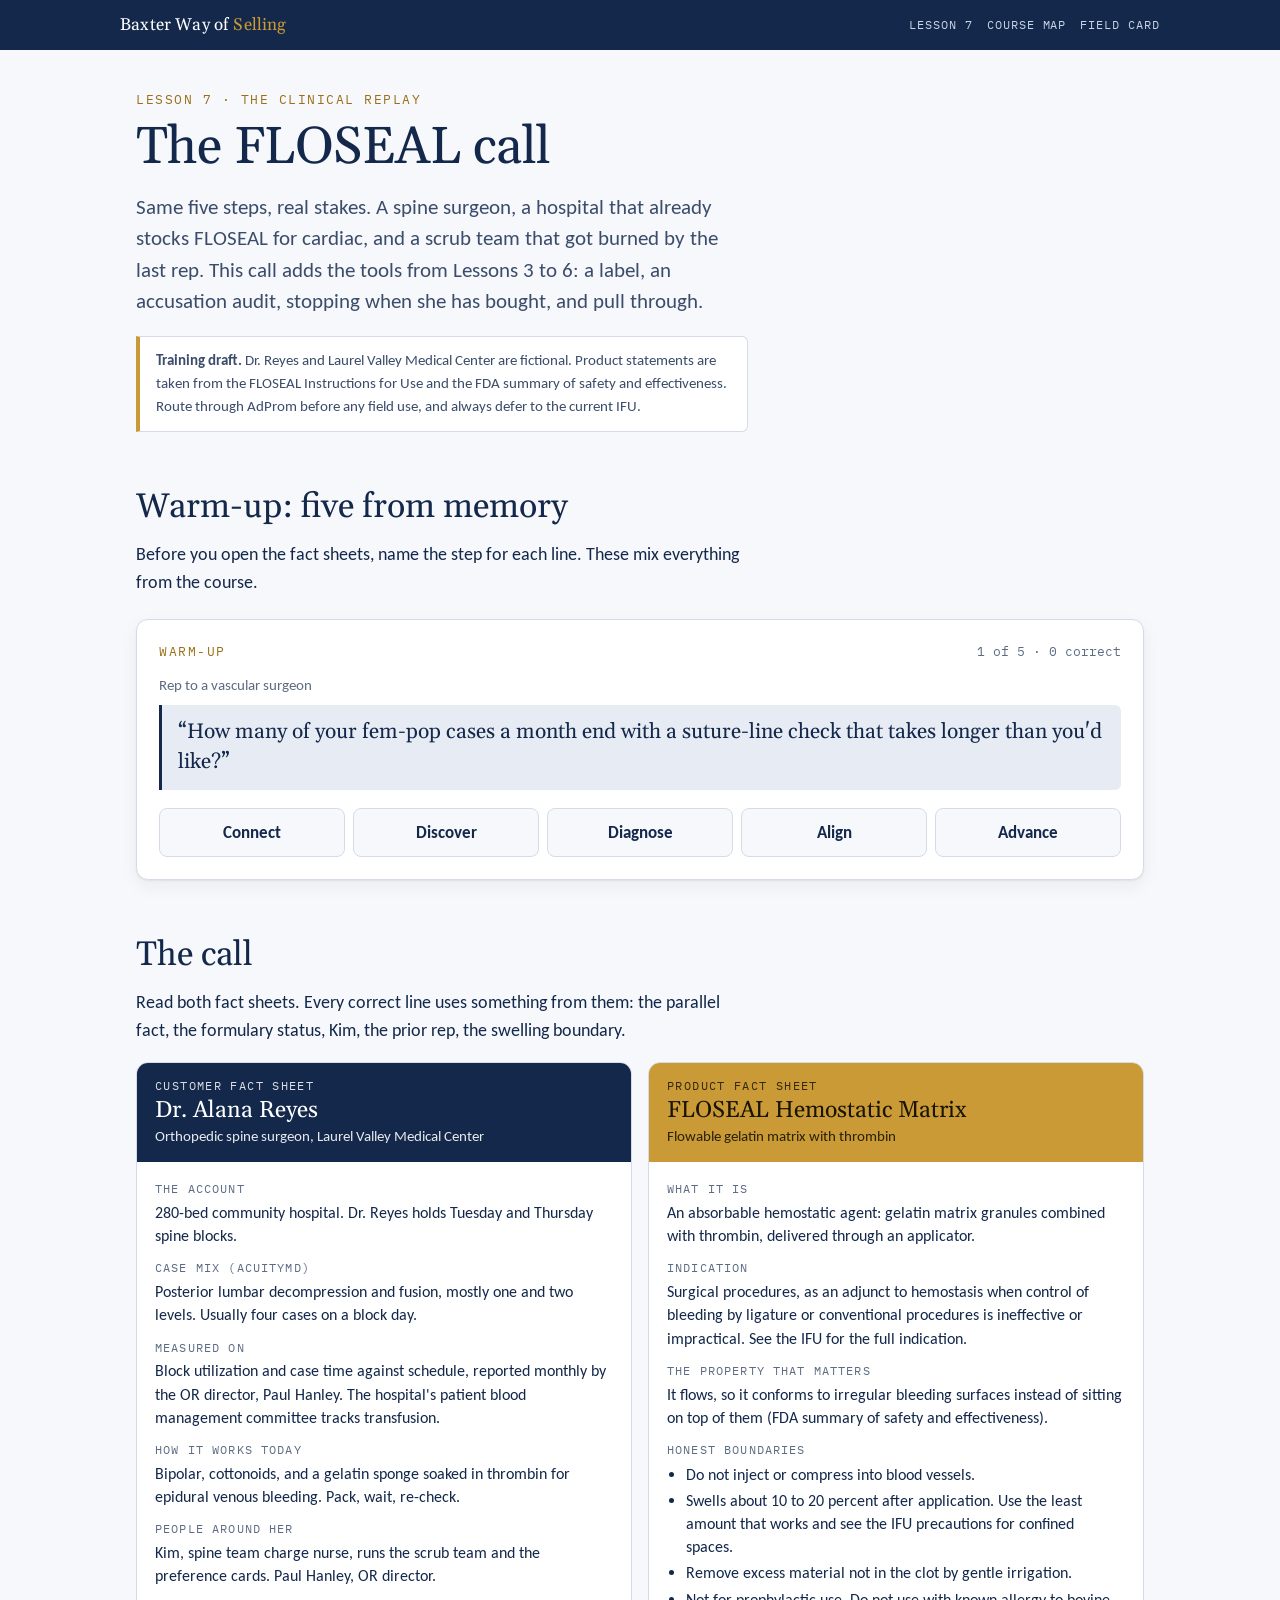
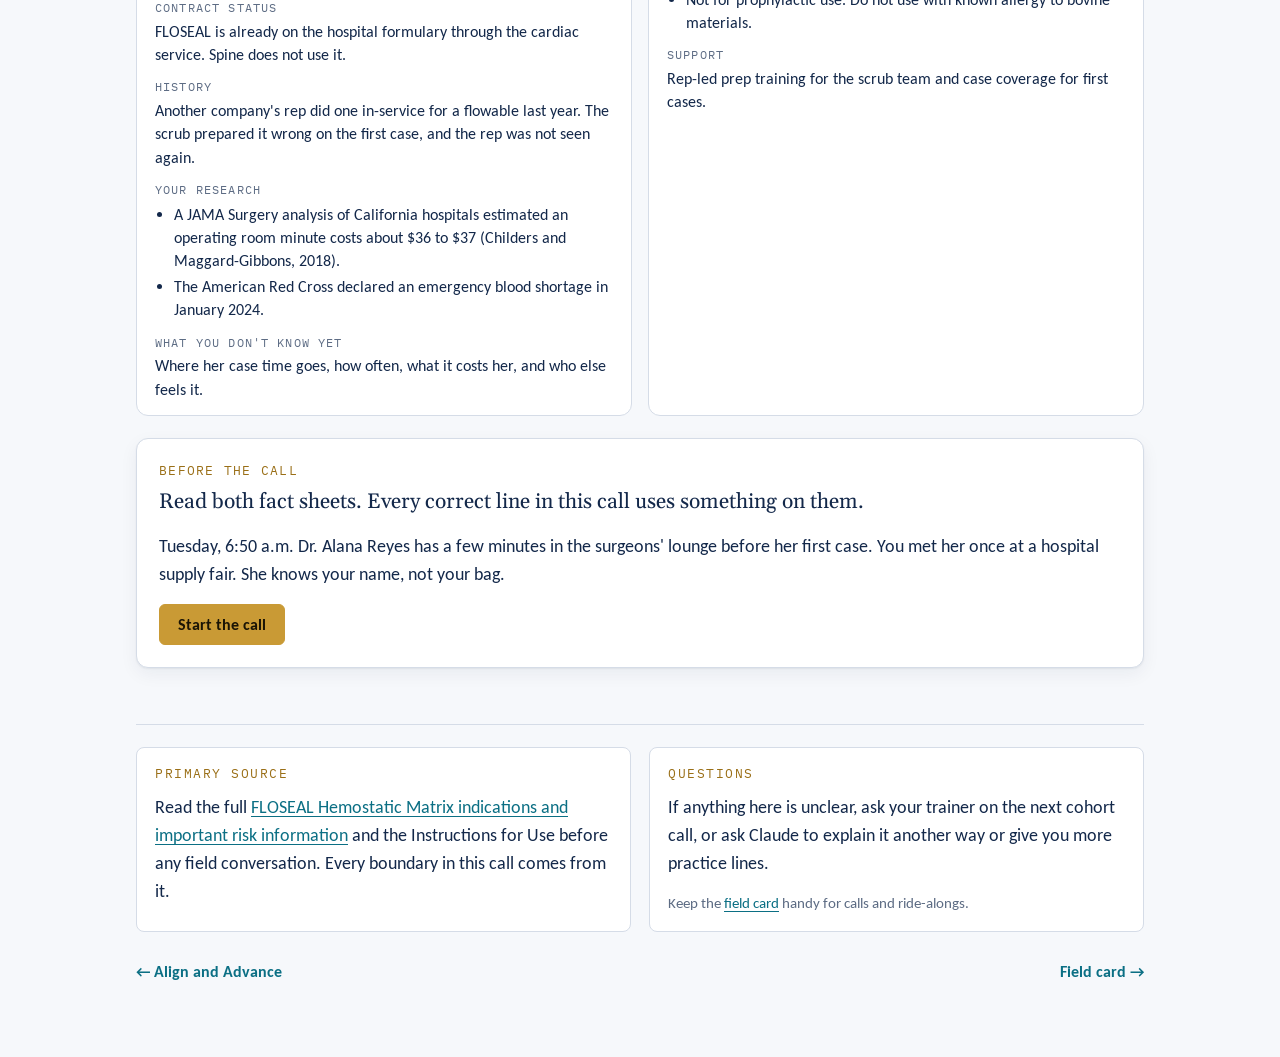
<file: 0007-floseal-call.html>
<!doctype html>
<html lang="en">
<head>
<meta charset="utf-8">
<meta name="viewport" content="width=device-width, initial-scale=1, viewport-fit=cover">
<title>The FLOSEAL Call</title>
<meta name="claude:viewport-fit-sides" content="cover">
<link rel="preconnect" href="https://fonts.googleapis.com"><link rel="preconnect" href="https://fonts.gstatic.com" crossorigin><link rel="stylesheet" href="https://fonts.googleapis.com/css2?family=Carlito:ital,wght@0,400;0,700;1,400&family=Gelasio:wght@400;500&family=IBM+Plex+Mono:wght@500&display=swap">
<link rel="stylesheet" href="course.css">
<style>:root{padding-top:env(safe-area-inset-top,0px);padding-bottom:env(safe-area-inset-bottom,0px)}</style>
</head>
<body>
<div class="topbar"><div class="topbar-in">
<a class="brand" href="index.html">Baxter Way of <b>Selling</b></a>
<nav class="crumbs" aria-label="Course"><span>Lesson 7</span><a href="index.html">Course map</a><a href="field-card.html">Field card</a></nav>
</div></div>
<main class="wrap">
<header class="col">
  <p class="eyebrow">Lesson 7 · The clinical replay</p>
  <h1>The FLOSEAL call</h1>
  <p class="lede">Same five steps, real stakes. A spine surgeon, a hospital that already stocks FLOSEAL for cardiac, and a scrub team that got burned by the last rep. This call adds the tools from Lessons 3 to 6: a label, an accusation audit, stopping when she has bought, and pull through.</p>
</header>

<section class="col">
<div class="compliance"><strong>Training draft.</strong> Dr. Reyes and Laurel Valley Medical Center are fictional. Product statements are taken from the FLOSEAL Instructions for Use and the FDA summary of safety and effectiveness. Route through AdProm before any field use, and always defer to the current IFU.</div>

<h2>Warm-up: five from memory</h2>
<p>Before you open the fact sheets, name the step for each line. These mix everything from the course.</p>
</section>
<div id="warm"></div>

<section class="col">
<h2>The call</h2>
<p>Read both fact sheets. Every correct line uses something from them: the parallel fact, the formulary status, Kim, the prior rep, the swelling boundary.</p>
</section>
<div id="sheets"></div>
<div id="game"></div>

<script src="quiz.js"></script>
<script src="game.js"></script>
<script src="scenario-floseal.js"></script>
<script>
BWOS.stageQuiz(document.getElementById("warm"), "l7-warm", [
 { ctx: "Customer: \"It's the docking that eats our time.\"", quote: "Docking?", a: "Discover", why: "A mirror." },
 { ctx: "Rep to a vascular surgeon", quote: "How many of your fem-pop cases a month end with a suture-line check that takes longer than you'd like?", a: "Diagnose", why: "Frequency in the customer's units." },
 { ctx: "Rep opening a call", quote: "A 2025 consensus statement recommends tracking cardiac bleeding beyond reexploration rate. How is your program approaching that?", a: "Connect", why: "A sourced, parallel fact and an open question about the program." },
 { ctx: "Customer: \"Fine. Thursday.\"", quote: "Thursday it is. I'll train Kim's team Wednesday at 2 and be in the room.", a: "Advance", why: "She bought. Stop selling, lock the step." },
 { ctx: "Rep to a surgeon", quote: "Based on what you told me, the wait is the problem. It conforms into the bed rather than sitting on top, and it's not for prophylactic use.", a: "Align", why: "Their words, one property, one boundary." }
], "Warm-up");
BWOS.playCall(document.getElementById("sheets"), document.getElementById("game"), BWOS.flosealScenario, {});
BWOS.markDone("0007");
</script>
<div class="foot">
<div class="box"><p class="eyebrow">Primary source</p><p>Read the full <a href="https://www.advancedsurgery.baxter.com/floseal" target="_blank" rel="noopener">FLOSEAL Hemostatic Matrix indications and important risk information</a> and the Instructions for Use before any field conversation. Every boundary in this call comes from it.</p></div>
<div class="box"><p class="eyebrow">Questions</p><p>If anything here is unclear, ask your trainer on the next cohort call, or ask Claude to explain it another way or give you more practice lines.</p><p class="small">Keep the <a href="field-card.html">field card</a> handy for calls and ride-alongs.</p></div>
</div>
<nav class="pager" aria-label="Lessons"><a href="0006-align-and-advance.html">&larr; Align and Advance</a><a href="field-card.html">Field card &rarr;</a></nav>
</main>
</body>
</html>
</file>
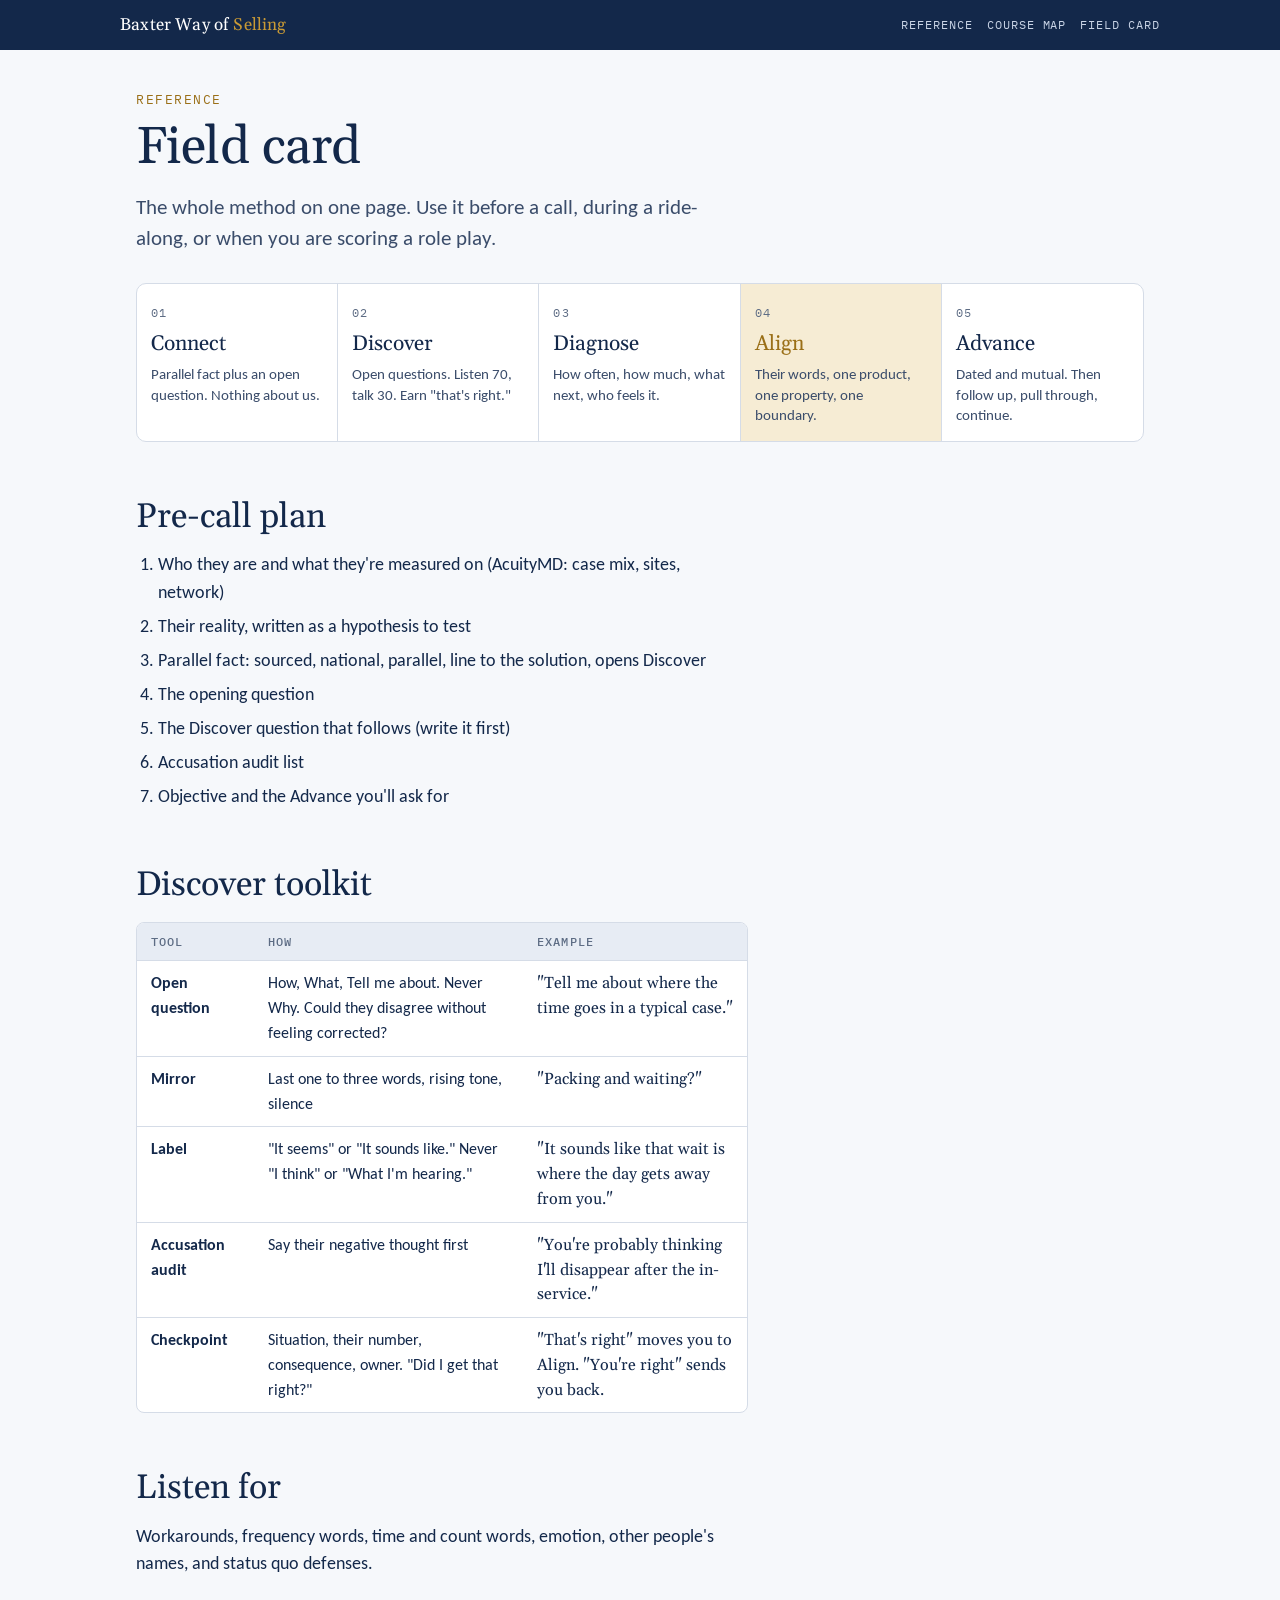
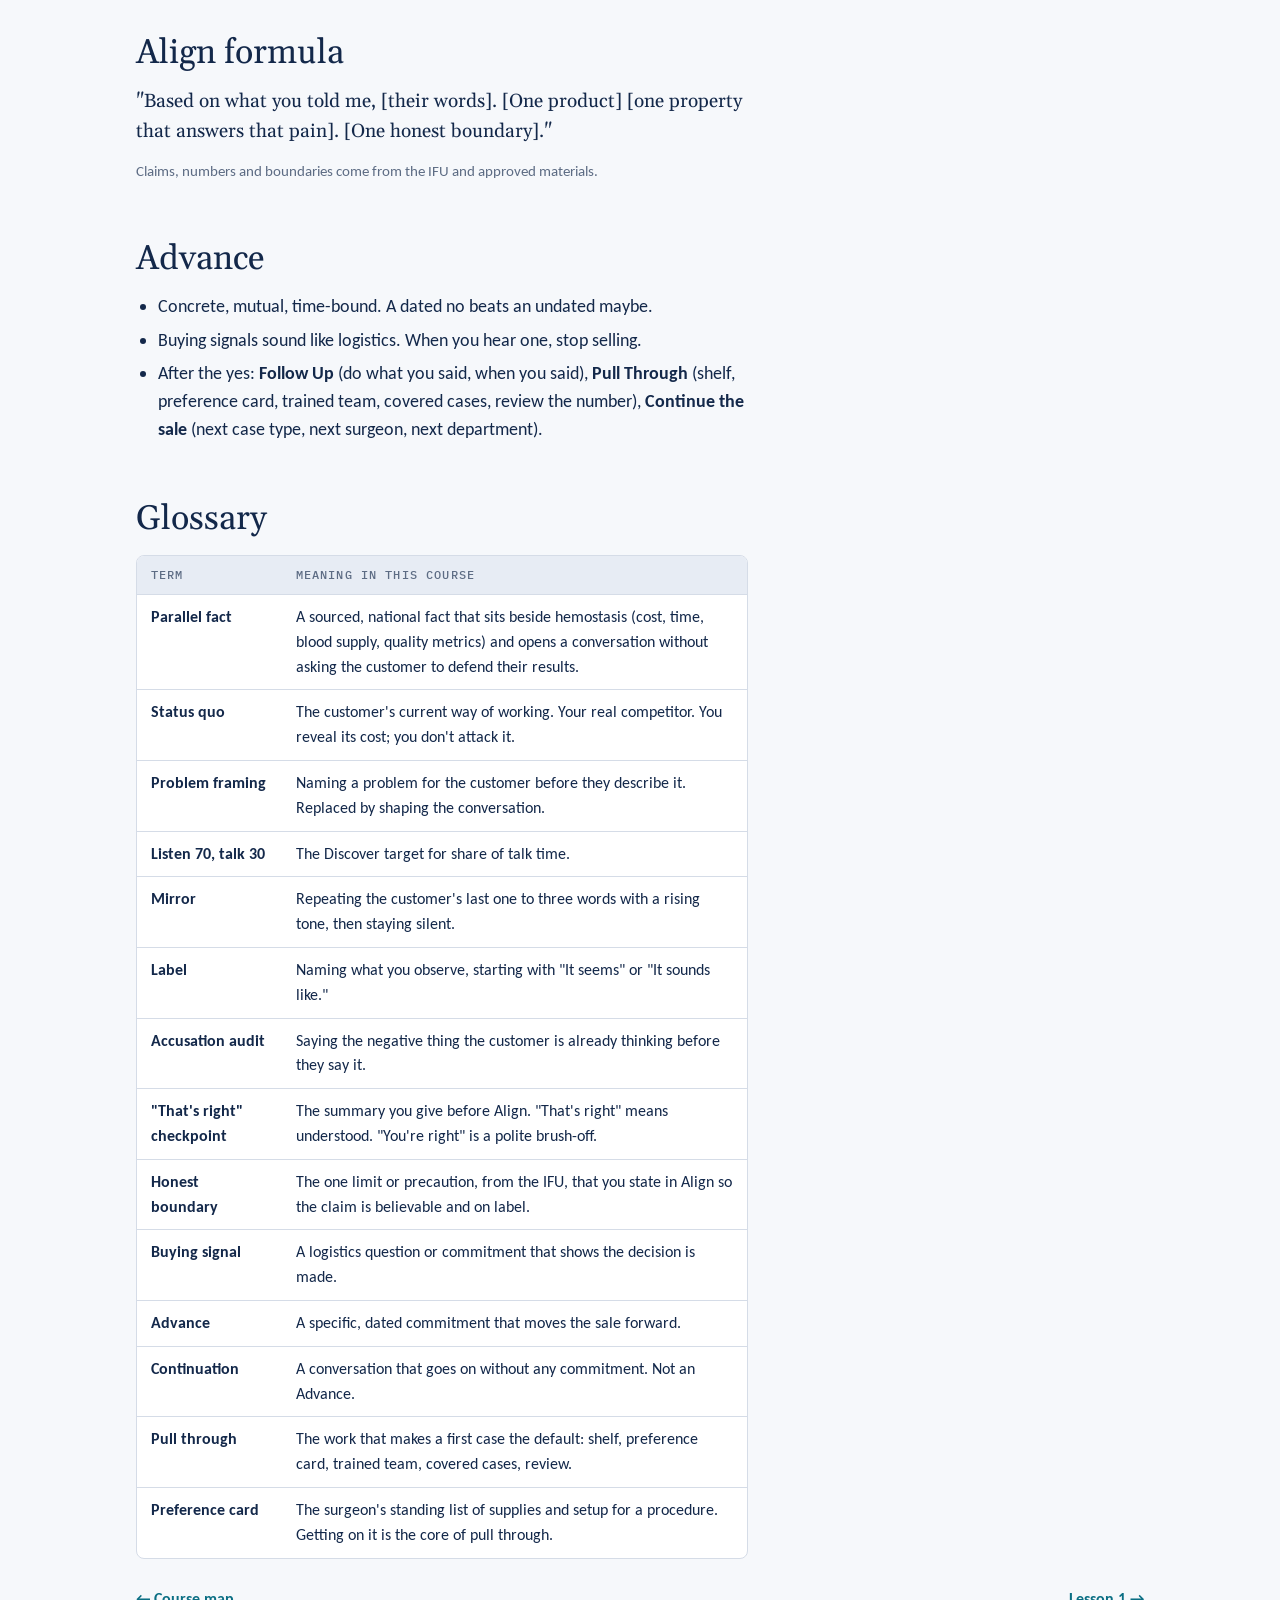
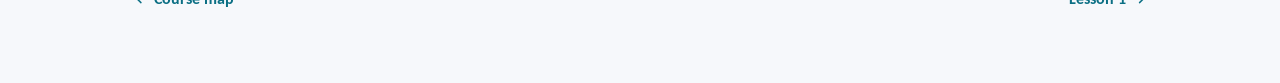
<file: field-card.html>
<!doctype html>
<html lang="en">
<head>
<meta charset="utf-8">
<meta name="viewport" content="width=device-width, initial-scale=1, viewport-fit=cover">
<title>Field Card</title>
<meta name="claude:viewport-fit-sides" content="cover">
<link rel="preconnect" href="https://fonts.googleapis.com"><link rel="preconnect" href="https://fonts.gstatic.com" crossorigin><link rel="stylesheet" href="https://fonts.googleapis.com/css2?family=Carlito:ital,wght@0,400;0,700;1,400&family=Gelasio:wght@400;500&family=IBM+Plex+Mono:wght@500&display=swap">
<link rel="stylesheet" href="course.css">
<style>:root{padding-top:env(safe-area-inset-top,0px);padding-bottom:env(safe-area-inset-bottom,0px)}</style>
</head>
<body>
<div class="topbar"><div class="topbar-in">
<a class="brand" href="index.html">Baxter Way of <b>Selling</b></a>
<nav class="crumbs" aria-label="Course"><span>Reference</span><a href="index.html">Course map</a><a href="field-card.html">Field card</a></nav>
</div></div>
<main class="wrap">
<header class="col">
  <p class="eyebrow">Reference</p>
  <h1>Field card</h1>
  <p class="lede">The whole method on one page. Use it before a call, during a ride-along, or when you are scoring a role play.</p>
</header>

<div class="rail" aria-label="The five steps">
  <div><span class="n">01</span><div class="t">Connect</div><div class="j">Parallel fact plus an open question. Nothing about us.</div></div>
  <div><span class="n">02</span><div class="t">Discover</div><div class="j">Open questions. Listen 70, talk 30. Earn "that's right."</div></div>
  <div><span class="n">03</span><div class="t">Diagnose</div><div class="j">How often, how much, what next, who feels it.</div></div>
  <div class="is-align"><span class="n">04</span><div class="t">Align</div><div class="j">Their words, one product, one property, one boundary.</div></div>
  <div><span class="n">05</span><div class="t">Advance</div><div class="j">Dated and mutual. Then follow up, pull through, continue.</div></div>
</div>

<section class="col">
<h2>Pre-call plan</h2>
<ol>
  <li>Who they are and what they're measured on (AcuityMD: case mix, sites, network)</li>
  <li>Their reality, written as a hypothesis to test</li>
  <li>Parallel fact: sourced, national, parallel, line to the solution, opens Discover</li>
  <li>The opening question</li>
  <li>The Discover question that follows (write it first)</li>
  <li>Accusation audit list</li>
  <li>Objective and the Advance you'll ask for</li>
</ol>

<h2>Discover toolkit</h2>
<div class="tablewrap">
<table>
  <tr><th>Tool</th><th>How</th><th>Example</th></tr>
  <tr><td><b>Open question</b></td><td>How, What, Tell me about. Never Why. Could they disagree without feeling corrected?</td><td class="q">"Tell me about where the time goes in a typical case."</td></tr>
  <tr><td><b>Mirror</b></td><td>Last one to three words, rising tone, silence</td><td class="q">"Packing and waiting?"</td></tr>
  <tr><td><b>Label</b></td><td>"It seems" or "It sounds like." Never "I think" or "What I'm hearing."</td><td class="q">"It sounds like that wait is where the day gets away from you."</td></tr>
  <tr><td><b>Accusation audit</b></td><td>Say their negative thought first</td><td class="q">"You're probably thinking I'll disappear after the in-service."</td></tr>
  <tr><td><b>Checkpoint</b></td><td>Situation, their number, consequence, owner. "Did I get that right?"</td><td class="q">"That's right" moves you to Align. "You're right" sends you back.</td></tr>
</table>
</div>

<h2>Listen for</h2>
<p>Workarounds, frequency words, time and count words, emotion, other people's names, and status quo defenses.</p>

<h2>Align formula</h2>
<p class="q" style="font-family:var(--display);font-size:19px">"Based on what you told me, [their words]. [One product] [one property that answers that pain]. [One honest boundary]."</p>
<p class="small">Claims, numbers and boundaries come from the IFU and approved materials.</p>

<h2>Advance</h2>
<ul>
  <li>Concrete, mutual, time-bound. A dated no beats an undated maybe.</li>
  <li>Buying signals sound like logistics. When you hear one, stop selling.</li>
  <li>After the yes: <strong>Follow Up</strong> (do what you said, when you said), <strong>Pull Through</strong> (shelf, preference card, trained team, covered cases, review the number), <strong>Continue the sale</strong> (next case type, next surgeon, next department).</li>
</ul>

<h2>Glossary</h2>
<div class="tablewrap">
<table>
  <tr><th>Term</th><th>Meaning in this course</th></tr>
  <tr><td><b>Parallel fact</b></td><td>A sourced, national fact that sits beside hemostasis (cost, time, blood supply, quality metrics) and opens a conversation without asking the customer to defend their results.</td></tr>
  <tr><td><b>Status quo</b></td><td>The customer's current way of working. Your real competitor. You reveal its cost; you don't attack it.</td></tr>
  <tr><td><b>Problem framing</b></td><td>Naming a problem for the customer before they describe it. Replaced by shaping the conversation.</td></tr>
  <tr><td><b>Listen 70, talk 30</b></td><td>The Discover target for share of talk time.</td></tr>
  <tr><td><b>Mirror</b></td><td>Repeating the customer's last one to three words with a rising tone, then staying silent.</td></tr>
  <tr><td><b>Label</b></td><td>Naming what you observe, starting with "It seems" or "It sounds like."</td></tr>
  <tr><td><b>Accusation audit</b></td><td>Saying the negative thing the customer is already thinking before they say it.</td></tr>
  <tr><td><b>"That's right" checkpoint</b></td><td>The summary you give before Align. "That's right" means understood. "You're right" is a polite brush-off.</td></tr>
  <tr><td><b>Honest boundary</b></td><td>The one limit or precaution, from the IFU, that you state in Align so the claim is believable and on label.</td></tr>
  <tr><td><b>Buying signal</b></td><td>A logistics question or commitment that shows the decision is made.</td></tr>
  <tr><td><b>Advance</b></td><td>A specific, dated commitment that moves the sale forward.</td></tr>
  <tr><td><b>Continuation</b></td><td>A conversation that goes on without any commitment. Not an Advance.</td></tr>
  <tr><td><b>Pull through</b></td><td>The work that makes a first case the default: shelf, preference card, trained team, covered cases, review.</td></tr>
  <tr><td><b>Preference card</b></td><td>The surgeon's standing list of supplies and setup for a procedure. Getting on it is the core of pull through.</td></tr>
</table>
</div>
</section>
<nav class="pager"><a href="index.html">&larr; Course map</a><a href="0001-the-five-steps.html">Lesson 1 &rarr;</a></nav>
</main>
</body>
</html>
</file>
<file: course.css>
/* Baxter Way of Selling course: shared stylesheet.
   Layout concept: a field guide. One reading column, call lines set as transcript cards,
   the five steps as a numbered rail. Navy carries the method, gold marks where product enters (Align),
   cyan marks the customer's voice and listening tools. */
:root {
  --paper: #f6f8fb;
  --surface: #ffffff;
  --ink: #13284a;
  --ink-soft: #3b4d6b;
  --muted: #5d6c84;
  --line: #d5dce7;
  --navy: #13284a;
  --navy-tint: #e7ecf4;
  --gold: #9a6f17;
  --gold-bright: #c99a35;
  --gold-tint: #f6ecd4;
  --cyan: #0b6f84;
  --cyan-tint: #e0f1f4;
  --good: #1f7a4d;
  --good-tint: #e2f3ea;
  --bad: #a3372b;
  --bad-tint: #f8e5e2;
  --on-navy: #ffffff;
  --shadow: 0 1px 2px rgba(19, 40, 74, .06), 0 6px 18px rgba(19, 40, 74, .06);
  --display: Georgia, "Gelasio", "Times New Roman", serif;
  --body: Calibri, "Carlito", "Segoe UI", "Helvetica Neue", Arial, sans-serif;
  --label: "IBM Plex Mono", ui-monospace, "SFMono-Regular", Menlo, Consolas, monospace;
  --measure: 68ch;
}
@media (prefers-color-scheme: dark) {
  :root:not([data-theme="light"]) {
    --paper: #0d1626; --surface: #15223a; --ink: #e9eef6; --ink-soft: #c3cfe0; --muted: #9aabc4;
    --line: #2b3b57; --navy: #2a4677; --navy-tint: #1b2b47; --gold: #e2b75a; --gold-bright: #e2b75a;
    --gold-tint: #2e2715; --cyan: #5cc8dd; --cyan-tint: #12313a; --good: #6fd3a0; --good-tint: #13301f;
    --bad: #f0918a; --bad-tint: #3a1b19; --on-navy: #ffffff; --shadow: none; color-scheme: dark;
  }
}
:root[data-theme="dark"] {
  --paper: #0d1626; --surface: #15223a; --ink: #e9eef6; --ink-soft: #c3cfe0; --muted: #9aabc4;
  --line: #2b3b57; --navy: #2a4677; --navy-tint: #1b2b47; --gold: #e2b75a; --gold-bright: #e2b75a;
  --gold-tint: #2e2715; --cyan: #5cc8dd; --cyan-tint: #12313a; --good: #6fd3a0; --good-tint: #13301f;
  --bad: #f0918a; --bad-tint: #3a1b19; --on-navy: #ffffff; --shadow: none; color-scheme: dark;
}

* { box-sizing: border-box; }
html { -webkit-text-size-adjust: 100%; }
body {
  margin: 0; background: var(--paper); color: var(--ink);
  font-family: var(--body); font-size: 18px; line-height: 1.55;
}
img { max-width: 100%; }
[hidden] { display: none !important; }
a { color: var(--cyan); text-underline-offset: 3px; }
a:hover { color: var(--ink); }
:focus-visible { outline: 3px solid var(--gold-bright); outline-offset: 2px; border-radius: 4px; }

/* ---------- frame ---------- */
.topbar {
  background: var(--navy); color: var(--on-navy);
  padding-left: max(16px, env(safe-area-inset-left, 0px));
  padding-right: max(16px, env(safe-area-inset-right, 0px));
}
.topbar-in {
  max-width: 1040px; margin: 0 auto; padding-block: 12px;
  display: flex; flex-wrap: wrap; gap: 8px 20px; align-items: center; justify-content: space-between;
}
.brand { font-family: var(--display); font-size: 17px; color: var(--on-navy); text-decoration: none; letter-spacing: .01em; }
.brand b { color: var(--gold-bright); font-weight: 400; }
.crumbs { font-family: var(--label); font-size: 12px; letter-spacing: .08em; text-transform: uppercase; color: #c9d4e6; display: flex; gap: 14px; flex-wrap: wrap; }
.crumbs a { color: #c9d4e6; text-decoration: none; }
.crumbs a:hover { color: #fff; }

.wrap {
  max-width: 1040px; margin: 0 auto;
  padding-left: max(16px, env(safe-area-inset-left, 0px));
  padding-right: max(16px, env(safe-area-inset-right, 0px));
  padding-block: 40px 72px;
}
.col { max-width: var(--measure); }

/* ---------- type ---------- */
.eyebrow { font-family: var(--label); font-size: 12.5px; letter-spacing: .12em; text-transform: uppercase; color: var(--gold); margin: 0 0 10px; }
h1, h2, h3 { font-family: var(--display); font-weight: 400; color: var(--ink); text-wrap: balance; }
h1 { font-size: clamp(34px, 5.4vw, 52px); line-height: 1.08; margin: 0 0 16px; letter-spacing: -.01em; }
h2 { font-size: clamp(26px, 3.4vw, 34px); line-height: 1.15; margin: 56px 0 14px; }
h3 { font-size: 22px; line-height: 1.25; margin: 28px 0 8px; }
p { margin: 0 0 14px; }
.lede { font-size: 21px; line-height: 1.5; color: var(--ink-soft); max-width: 62ch; }
.small { font-size: 15px; color: var(--muted); }
ul, ol { padding-left: 1.2em; margin: 0 0 14px; }
li { margin-bottom: 6px; }
strong { font-weight: 700; }
.mono { font-family: var(--label); font-size: .82em; letter-spacing: .04em; }

/* ---------- stage rail ---------- */
.rail { display: grid; grid-template-columns: repeat(5, minmax(0, 1fr)); gap: 0; margin: 28px 0 8px; border: 1px solid var(--line); border-radius: 10px; overflow: hidden; background: var(--surface); }
.rail > div { padding: 14px 14px 16px; border-right: 1px solid var(--line); min-width: 0; }
.rail > div:last-child { border-right: 0; }
.rail .n { font-family: var(--label); font-size: 12px; color: var(--muted); letter-spacing: .1em; }
.rail .t { font-family: var(--display); font-size: 21px; margin-top: 2px; }
.rail .j { font-size: 14.5px; color: var(--ink-soft); line-height: 1.4; margin-top: 4px; }
.rail .is-align { background: var(--gold-tint); }
.rail .is-align .t { color: var(--gold); }
@media (max-width: 720px) {
  .rail { grid-template-columns: 1fr; }
  .rail > div { border-right: 0; border-bottom: 1px solid var(--line); display: grid; grid-template-columns: 2.4em 7em 1fr; gap: 8px; align-items: baseline; }
  .rail > div:last-child { border-bottom: 0; }
  .rail .t { margin: 0; font-size: 19px; }
  .rail .j { margin: 0; }
}
@media (max-width: 440px) {
  .rail > div { grid-template-columns: 2.4em 1fr; }
  .rail .j { grid-column: 2; }
}

/* ---------- step blocks (lesson 1) ---------- */
.step { display: grid; grid-template-columns: 76px minmax(0, 1fr); gap: 20px; padding: 28px 0; border-top: 1px solid var(--line); }
.step:first-of-type { border-top: 0; }
.step-num { font-family: var(--display); font-size: 46px; line-height: 1; color: var(--navy); }
:root[data-theme="dark"] .step-num { color: var(--ink); }
@media (prefers-color-scheme: dark) { :root:not([data-theme="light"]) .step-num { color: var(--ink); } }
.step.align .step-num { color: var(--gold); }
.step h3 { margin-top: 0; font-size: 28px; }
.step .job { font-size: 19px; margin-bottom: 14px; }
.pair { display: grid; grid-template-columns: repeat(2, minmax(0, 1fr)); gap: 14px; margin: 14px 0; }
@media (max-width: 680px) { .pair { grid-template-columns: 1fr; } .step { grid-template-columns: 1fr; gap: 6px; } }

/* ---------- call lines ---------- */
.line { background: var(--surface); border: 1px solid var(--line); border-radius: 8px; padding: 14px 16px; min-width: 0; }
.line .who { font-family: var(--label); font-size: 11.5px; letter-spacing: .1em; text-transform: uppercase; color: var(--muted); margin-bottom: 6px; display: flex; gap: 8px; align-items: center; }
.line .say { font-family: var(--display); font-size: 18px; line-height: 1.45; }
.line.do { border-color: color-mix(in srgb, var(--good) 45%, var(--line)); }
.line.do .who { color: var(--good); }
.line.dont { border-style: dashed; }
.line.dont .who { color: var(--bad); }
.line.dont .say { color: var(--ink-soft); }
.line.cust { background: var(--cyan-tint); border-color: transparent; }
.line.cust .who { color: var(--cyan); }
.line .why { font-size: 15px; color: var(--muted); margin-top: 8px; }

.done { font-size: 15.5px; color: var(--ink-soft); }
.done b { font-family: var(--label); font-size: 11.5px; letter-spacing: .1em; text-transform: uppercase; color: var(--navy); margin-right: 6px; font-weight: 500; }
:root[data-theme="dark"] .done b { color: var(--gold); }
@media (prefers-color-scheme: dark) { :root:not([data-theme="light"]) .done b { color: var(--gold); } }

/* ---------- panels ---------- */
.rule { background: var(--navy); color: var(--on-navy); border-radius: 10px; padding: 22px 24px; margin: 28px 0; }
.rule p { font-family: var(--display); font-size: 22px; line-height: 1.35; margin: 0; color: #fff; }
.rule p.eyebrow { font-family: var(--label); font-size: 12.5px; line-height: 1.4; color: var(--gold-bright); margin: 0 0 10px; }
.rule p.eyebrow + p + p { font-family: var(--body); font-size: 16.5px; color: #d6deeb; margin-top: 10px; }
.note { background: var(--gold-tint); border-radius: 8px; padding: 16px 18px; margin: 20px 0; }
.note .eyebrow { margin-bottom: 6px; }
.note p:last-child, .note ul:last-child { margin-bottom: 0; }
.voss { background: var(--cyan-tint); border-radius: 8px; padding: 16px 18px; margin: 18px 0; }
.voss .eyebrow { color: var(--cyan); }
.compliance { border: 1px solid var(--line); border-left: 4px solid var(--gold-bright); padding: 12px 16px; font-size: 15px; color: var(--ink-soft); background: var(--surface); margin: 18px 0; border-radius: 0 6px 6px 0; }

/* ---------- tables ---------- */
.tablewrap { overflow-x: auto; margin: 16px 0 22px; border: 1px solid var(--line); border-radius: 8px; background: var(--surface); }
table { border-collapse: collapse; width: 100%; font-size: 16px; min-width: 560px; }
th, td { text-align: left; vertical-align: top; padding: 10px 14px; border-bottom: 1px solid var(--line); }
th { font-family: var(--label); font-size: 11.5px; letter-spacing: .1em; text-transform: uppercase; color: var(--muted); font-weight: 500; background: var(--navy-tint); }
tr:last-child td { border-bottom: 0; }
td.q { font-family: var(--display); }

/* ---------- toolkit grid ---------- */
.grid2 { display: grid; grid-template-columns: repeat(2, minmax(0, 1fr)); gap: 14px; margin: 16px 0; }
.grid3 { display: grid; grid-template-columns: repeat(3, minmax(0, 1fr)); gap: 14px; margin: 16px 0; }
@media (max-width: 760px) { .grid3 { grid-template-columns: 1fr; } }
@media (max-width: 620px) { .grid2 { grid-template-columns: 1fr; } }
.tool { background: var(--surface); border: 1px solid var(--line); border-radius: 8px; padding: 16px 18px; min-width: 0; }
.tool h4 { font-family: var(--display); font-weight: 400; font-size: 20px; margin: 0 0 4px; }
.tool .how { font-size: 15.5px; color: var(--ink-soft); margin-bottom: 10px; }
.tool .ex { font-family: var(--display); font-size: 16.5px; border-left: 3px solid var(--cyan); padding-left: 10px; }

/* ---------- buttons ---------- */
.btn { font-family: var(--body); font-size: 16px; font-weight: 700; border-radius: 6px; padding: 10px 18px; border: 1px solid var(--navy); background: var(--navy); color: var(--on-navy); cursor: pointer; }
.btn:hover { filter: brightness(1.12); }
.btn.ghost { background: transparent; color: var(--ink); border-color: var(--line); }
.btn.gold { background: var(--gold-bright); border-color: var(--gold-bright); color: #1a1405; }
.btn:disabled { opacity: .45; cursor: default; filter: none; }
.actions { display: flex; flex-wrap: wrap; gap: 10px; margin-top: 16px; }

/* ---------- quiz ---------- */
.quiz { background: var(--surface); border: 1px solid var(--line); border-radius: 12px; padding: 22px; margin: 22px 0; box-shadow: var(--shadow); }
.quiz-head { display: flex; justify-content: space-between; align-items: baseline; gap: 12px; flex-wrap: wrap; margin-bottom: 14px; }
.quiz-head .eyebrow { margin: 0; }
.quiz-progress { font-family: var(--label); font-size: 12.5px; color: var(--muted); font-variant-numeric: tabular-nums; }
.quiz-q { font-family: var(--display); font-size: 21px; line-height: 1.45; margin-bottom: 18px; }
.quiz-q .ctx { display: block; font-family: var(--body); font-size: 15px; color: var(--muted); margin-bottom: 8px; }
.quiz-q blockquote { margin: 0; padding: 12px 16px; border-left: 3px solid var(--navy); background: var(--navy-tint); border-radius: 0 6px 6px 0; }
.opts { display: grid; gap: 8px; }
.opts.five { grid-template-columns: repeat(5, minmax(0, 1fr)); }
@media (max-width: 620px) { .opts.five { grid-template-columns: repeat(2, minmax(0, 1fr)); } }
.opt { text-align: left; font-family: var(--body); font-size: 16.5px; line-height: 1.4; padding: 12px 14px; border-radius: 8px; border: 1px solid var(--line); background: var(--paper); color: var(--ink); cursor: pointer; min-width: 0; }
.opts.five .opt { text-align: center; font-weight: 700; }
.opt:hover:not(:disabled) { border-color: var(--navy); }
.opt:disabled { cursor: default; }
.opt.right { background: var(--good-tint); border-color: var(--good); }
.opt.wrong { background: var(--bad-tint); border-color: var(--bad); }
.feedback { margin-top: 14px; padding: 12px 14px; border-radius: 8px; font-size: 16px; }
.feedback.ok { background: var(--good-tint); }
.feedback.no { background: var(--bad-tint); }
.feedback b { font-family: var(--label); font-size: 12px; letter-spacing: .08em; text-transform: uppercase; margin-right: 6px; }
.score-big { font-family: var(--display); font-size: 44px; line-height: 1; }

/* ---------- game ---------- */
.deck { display: grid; grid-template-columns: repeat(2, minmax(0, 1fr)); gap: 16px; margin: 18px 0; }
@media (max-width: 760px) { .deck { grid-template-columns: 1fr; } }
.sheet { background: var(--surface); border: 1px solid var(--line); border-radius: 12px; overflow: hidden; min-width: 0; }
.sheet-head { padding: 14px 18px; background: var(--navy); color: var(--on-navy); }
.sheet.product .sheet-head { background: var(--gold-bright); color: #1a1405; }
.sheet-head .kind { font-family: var(--label); font-size: 11.5px; letter-spacing: .12em; text-transform: uppercase; opacity: .85; }
.sheet-head .name { font-family: var(--display); font-size: 23px; line-height: 1.2; margin-top: 2px; }
.sheet-head .sub { font-size: 15px; opacity: .9; }
.sheet dl { margin: 0; padding: 6px 18px 14px; }
.sheet dt { font-family: var(--label); font-size: 11.5px; letter-spacing: .1em; text-transform: uppercase; color: var(--muted); margin-top: 12px; }
.sheet dd { margin: 3px 0 0; font-size: 16px; line-height: 1.45; }
.sheet dd ul { margin: 4px 0 0; }
.sheet dd li { margin-bottom: 3px; }

.game { background: var(--surface); border: 1px solid var(--line); border-radius: 12px; padding: 22px; margin: 22px 0; box-shadow: var(--shadow); }
.game-bar { display: flex; flex-wrap: wrap; gap: 10px 18px; align-items: center; justify-content: space-between; margin-bottom: 18px; }
.steps-mini { display: flex; gap: 4px; flex-wrap: wrap; }
.steps-mini span { font-family: var(--label); font-size: 11px; letter-spacing: .06em; text-transform: uppercase; padding: 4px 8px; border-radius: 4px; background: var(--paper); color: var(--muted); border: 1px solid var(--line); }
.steps-mini span.on { background: var(--navy); color: var(--on-navy); border-color: var(--navy); }
.steps-mini span.past { color: var(--good); border-color: color-mix(in srgb, var(--good) 40%, var(--line)); }
.trust { display: flex; align-items: center; gap: 10px; font-family: var(--label); font-size: 12px; color: var(--muted); letter-spacing: .06em; text-transform: uppercase; }
.trust-track { width: 140px; height: 8px; border-radius: 4px; background: var(--line); overflow: hidden; }
.trust-fill { height: 100%; background: var(--cyan); transition: width .3s ease; }
.round-label { font-family: var(--label); font-size: 12.5px; letter-spacing: .1em; text-transform: uppercase; color: var(--gold); margin-bottom: 6px; }
.round-task { font-family: var(--display); font-size: 21px; margin-bottom: 14px; }
.transcript { display: grid; gap: 10px; margin-bottom: 16px; }
.reply { margin-top: 12px; }
.tag { display: inline-block; font-family: var(--label); font-size: 11px; letter-spacing: .08em; text-transform: uppercase; padding: 2px 7px; border-radius: 4px; background: var(--paper); border: 1px solid var(--line); color: var(--ink-soft); }
.debrief .line { margin-bottom: 8px; }
.debrief .stagehead { font-family: var(--label); font-size: 12px; letter-spacing: .1em; text-transform: uppercase; color: var(--gold); margin: 18px 0 6px; }

/* ---------- lesson footer ---------- */
.foot { margin-top: 56px; padding-top: 22px; border-top: 1px solid var(--line); display: grid; grid-template-columns: repeat(2, minmax(0, 1fr)); gap: 18px; }
@media (max-width: 680px) { .foot { grid-template-columns: 1fr; } }
.foot .box { background: var(--surface); border: 1px solid var(--line); border-radius: 8px; padding: 16px 18px; min-width: 0; }
.foot .box p:last-child { margin-bottom: 0; }
.pager { display: flex; justify-content: space-between; gap: 12px; flex-wrap: wrap; margin-top: 28px; font-size: 16px; }
.pager a { text-decoration: none; font-weight: 700; }

/* ---------- index ---------- */
.map { display: grid; gap: 12px; margin-top: 20px; }
.map a.card { display: grid; grid-template-columns: 64px minmax(0, 1fr) auto; gap: 16px; align-items: center; background: var(--surface); border: 1px solid var(--line); border-radius: 10px; padding: 16px 18px; text-decoration: none; color: var(--ink); }
.map a.card:hover { border-color: var(--navy); }
.map .num { font-family: var(--display); font-size: 30px; color: var(--muted); }
.map .ttl { font-family: var(--display); font-size: 21px; line-height: 1.25; }
.map .dsc { font-size: 15.5px; color: var(--ink-soft); }
.map .kind { font-family: var(--label); font-size: 11px; letter-spacing: .1em; text-transform: uppercase; color: var(--cyan); white-space: nowrap; }
.map .kind.play { color: var(--gold); }
.map .done-mark { color: var(--good); }
@media (max-width: 560px) { .map a.card { grid-template-columns: 44px minmax(0, 1fr); } .map .kind { grid-column: 2; } }
.part { font-family: var(--label); font-size: 12px; letter-spacing: .12em; text-transform: uppercase; color: var(--muted); margin: 26px 0 0; }

@media (prefers-reduced-motion: reduce) { * { transition: none !important; animation: none !important; } }
</file>
